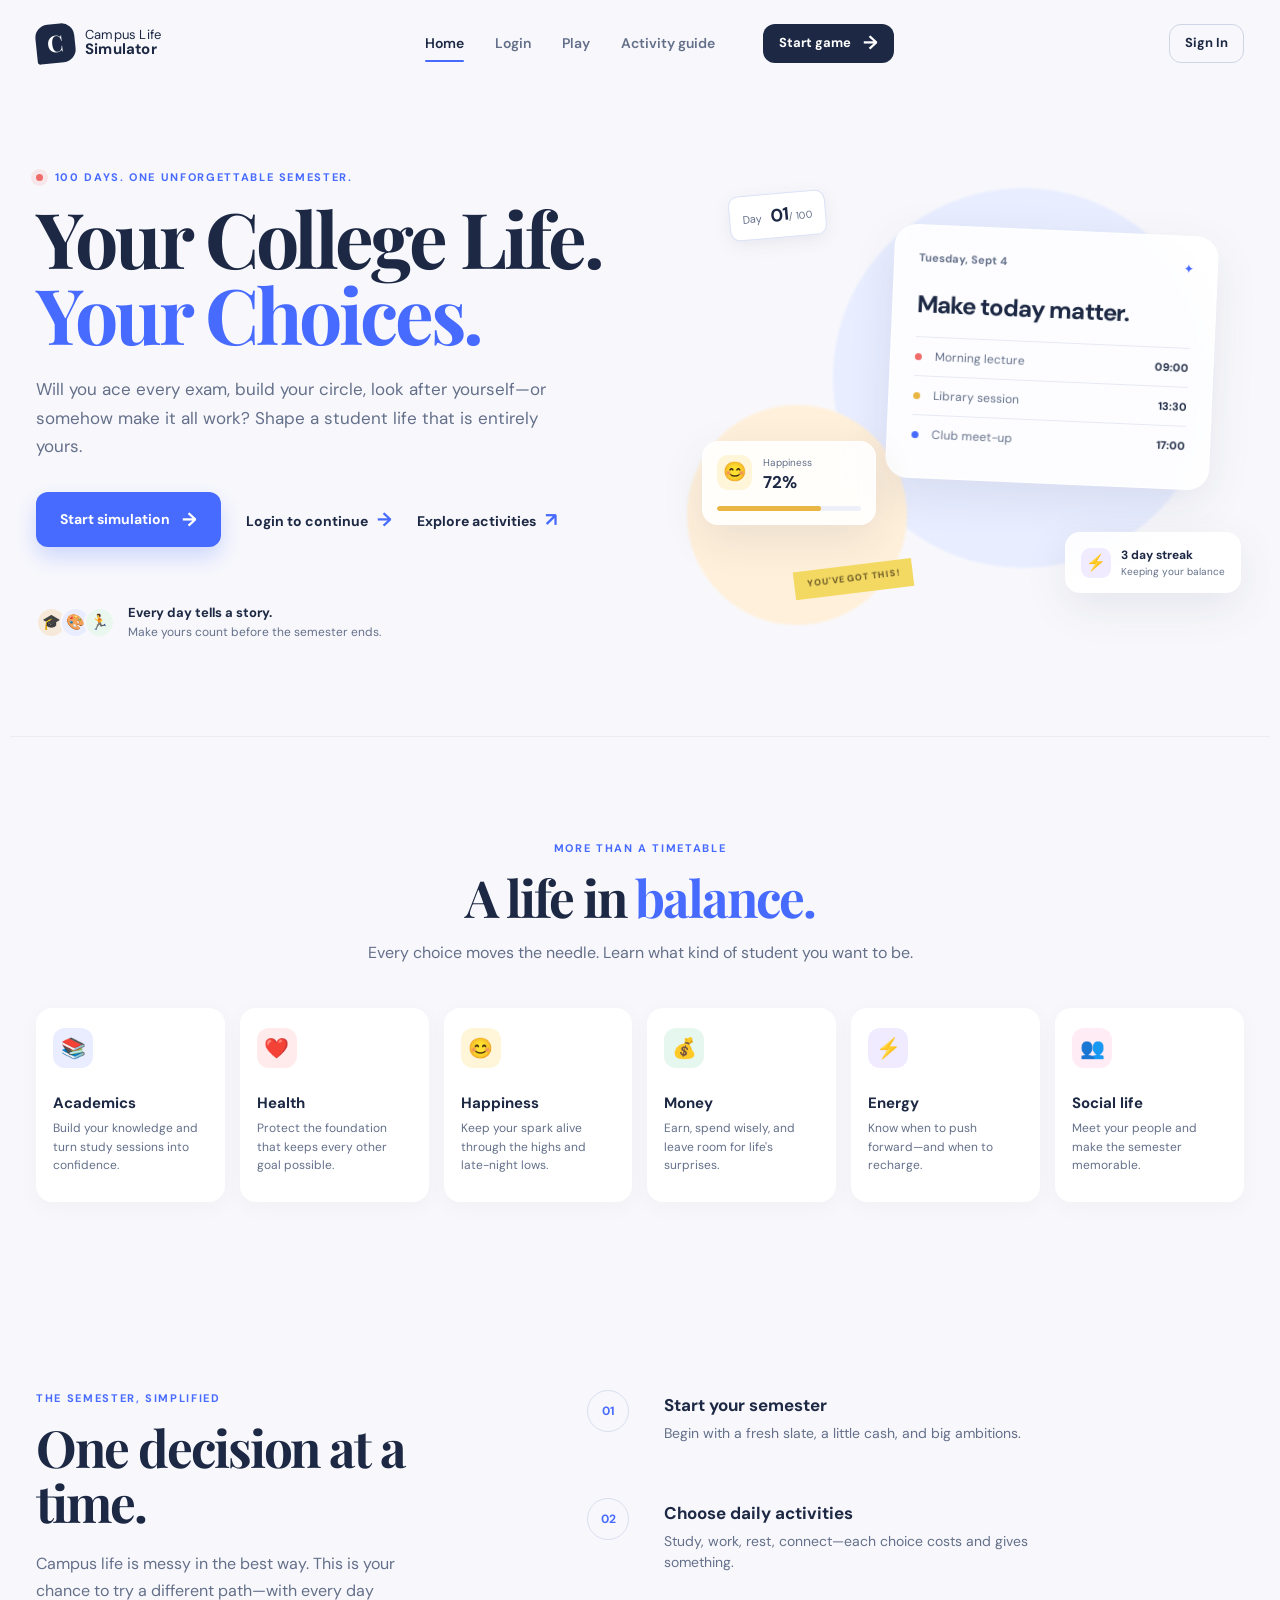
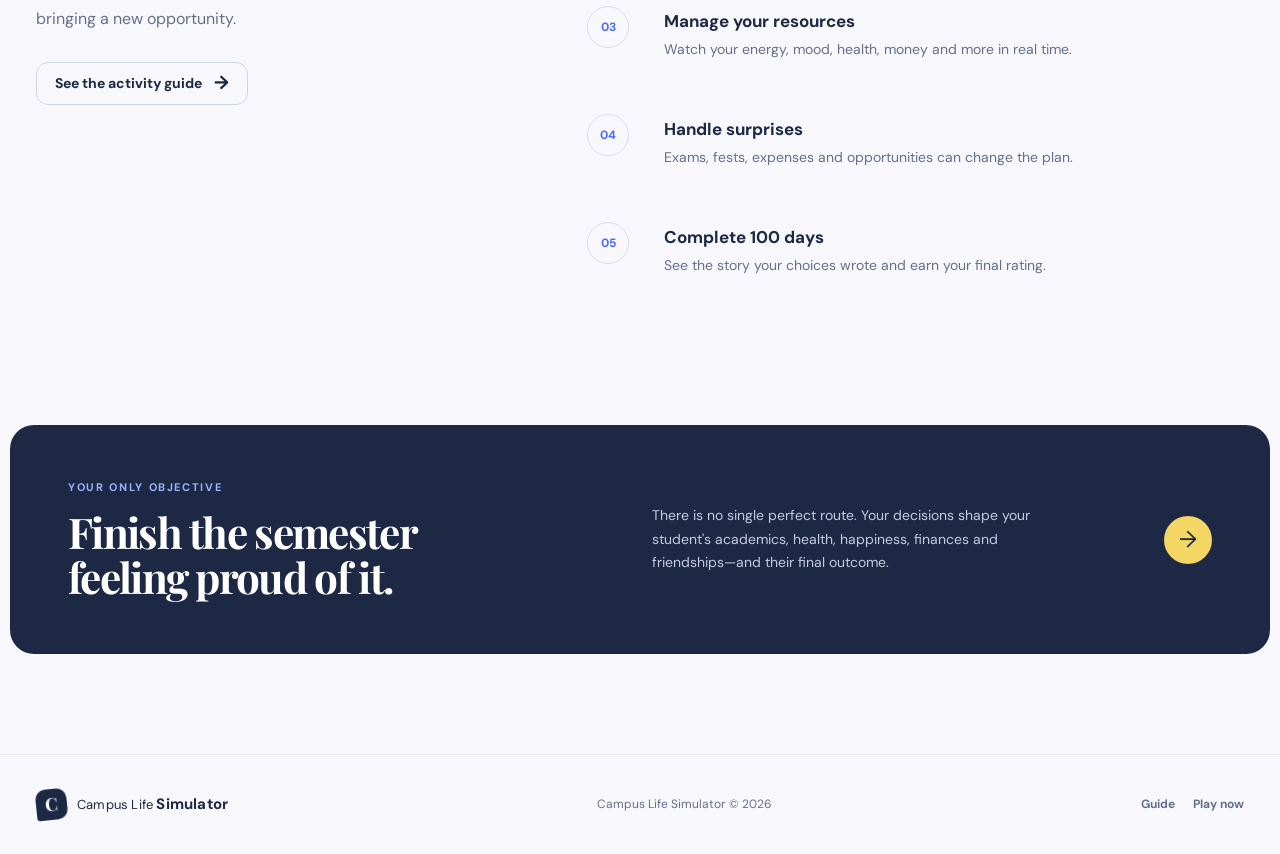
<file: index.html>
<!DOCTYPE html>
<html lang="en">
<head>
  <meta charset="UTF-8">
  <meta name="viewport" content="width=device-width, initial-scale=1.0">
  <meta name="description" content="Campus Life Simulator — balance your student life across 100 unforgettable days.">
  <title>Campus Life Simulator | Your Choices Matter</title>
  <link rel="preconnect" href="https://fonts.googleapis.com">
  <link rel="preconnect" href="https://fonts.gstatic.com" crossorigin>
  <link href="https://fonts.googleapis.com/css2?family=DM+Sans:wght@400;500;600;700&family=Playfair+Display:wght@600;700&display=swap" rel="stylesheet">
  <link rel="stylesheet" href="style.css">
</head>
<body data-page="home">
  <header class="site-header">
    <a class="brand" href="index.html" aria-label="Campus Life Simulator home"><span class="brand-mark">C</span><span>Campus Life<br><strong>Simulator</strong></span></a>
    <nav class="site-nav" aria-label="Primary navigation">

<a class="active" href="index.html">Home</a>

<a href="login.html">Login</a>

<a href="game.html">Play</a>

<a href="activities.html">Activity guide</a>

</nav>
    <button class="btn btn-small btn-dark" type="button" data-start-game>Start game <span>→</span></button>
  </header>

  <main>
    <section class="hero">
      <div class="hero-copy">
        <p class="eyebrow"><span class="pulse-dot"></span> 100 days. One unforgettable semester.</p>
        <h1>Your College Life.<br><em>Your Choices.</em></h1>
        <p class="hero-text">Will you ace every exam, build your circle, look after yourself—or somehow make it all work? Shape a student life that is entirely yours.</p>
        <div class="hero-actions">

<button class="btn btn-primary btn-large" type="button" data-start-game>
Start simulation <span>→</span>
</button>

<a class="text-link" href="login.html">Login to continue <span>→</span></a>

<a class="text-link" href="activities.html">Explore activities <span>↗</span></a>

</div>        <div class="hero-proof">
          <div class="avatar-stack" aria-hidden="true"><span>🎓</span><span>🎨</span><span>🏃</span></div>
          <p><strong>Every day tells a story.</strong><br>Make yours count before the semester ends.</p>
        </div>
      </div>
      <div class="hero-scene" aria-label="A snapshot of campus life">
        <div class="scene-orb orb-one"></div><div class="scene-orb orb-two"></div>
        <div class="day-chip">Day <strong>01</strong><span>/ 100</span></div>
        <div class="scene-card planner-card">
          <div class="card-topline"><span>Tuesday, Sept 4</span><span class="tiny-icon">✦</span></div>
          <h2>Make today matter.</h2>
          <div class="mini-task"><span class="task-dot coral"></span><span>Morning lecture</span><time>09:00</time></div>
          <div class="mini-task"><span class="task-dot gold"></span><span>Library session</span><time>13:30</time></div>
          <div class="mini-task"><span class="task-dot blue"></span><span>Club meet-up</span><time>17:00</time></div>
        </div>
        <div class="scene-card stat-float">
          <span class="floating-emoji">😊</span><div><small>Happiness</small><strong>72%</strong></div>
          <div class="tiny-bar"><i style="width:72%"></i></div>
        </div>
        <div class="scene-card streak-float"><span>⚡</span><div><strong>3 day streak</strong><small>Keeping your balance</small></div></div>
        <div class="tape-label">YOU'VE GOT THIS!</div>
      </div>
    </section>

    <section class="section feature-section" id="features">
      <div class="section-heading centered">
        <p class="eyebrow">More than a timetable</p>
        <h2>A life in <em>balance.</em></h2>
        <p>Every choice moves the needle. Learn what kind of student you want to be.</p>
      </div>
      <div class="feature-grid">
        <article class="feature-card accent-blue"><span class="feature-icon">📚</span><h3>Academics</h3><p>Build your knowledge and turn study sessions into confidence.</p></article>
        <article class="feature-card accent-red"><span class="feature-icon">❤️</span><h3>Health</h3><p>Protect the foundation that keeps every other goal possible.</p></article>
        <article class="feature-card accent-yellow"><span class="feature-icon">😊</span><h3>Happiness</h3><p>Keep your spark alive through the highs and late-night lows.</p></article>
        <article class="feature-card accent-green"><span class="feature-icon">💰</span><h3>Money</h3><p>Earn, spend wisely, and leave room for life's surprises.</p></article>
        <article class="feature-card accent-purple"><span class="feature-icon">⚡</span><h3>Energy</h3><p>Know when to push forward—and when to recharge.</p></article>
        <article class="feature-card accent-pink"><span class="feature-icon">👥</span><h3>Social life</h3><p>Meet your people and make the semester memorable.</p></article>
      </div>
    </section>

    <section class="section how-section">
      <div class="how-copy">
        <p class="eyebrow">The semester, simplified</p>
        <h2>One decision at a time.</h2>
        <p>Campus life is messy in the best way. This is your chance to try a different path—with every day bringing a new opportunity.</p>
        <a class="btn btn-outline" href="activities.html">See the activity guide <span>→</span></a>
      </div>
      <ol class="steps-list">
        <li><span>01</span><div><h3>Start your semester</h3><p>Begin with a fresh slate, a little cash, and big ambitions.</p></div></li>
        <li><span>02</span><div><h3>Choose daily activities</h3><p>Study, work, rest, connect—each choice costs and gives something.</p></div></li>
        <li><span>03</span><div><h3>Manage your resources</h3><p>Watch your energy, mood, health, money and more in real time.</p></div></li>
        <li><span>04</span><div><h3>Handle surprises</h3><p>Exams, fests, expenses and opportunities can change the plan.</p></div></li>
        <li><span>05</span><div><h3>Complete 100 days</h3><p>See the story your choices wrote and earn your final rating.</p></div></li>
      </ol>
    </section>

    <section class="objective-banner">
      <div><p class="eyebrow">Your only objective</p><h2>Finish the semester<br>feeling proud of it.</h2></div>
      <p>There is no single perfect route. Your decisions shape your student's academics, health, happiness, finances and friendships—and their final outcome.</p>
      <button class="round-arrow" data-start-game type="button" aria-label="Start your simulation">→</button>
    </section>
  </main>

  <footer class="site-footer"><a class="brand footer-brand" href="index.html"><span class="brand-mark">C</span><span>Campus Life <strong>Simulator</strong></span></a><p>Campus Life Simulator © 2026</p><div><a href="activities.html">Guide</a><button class="footer-play" type="button" data-start-game>Play now</button></div></footer>
  <div class="modal-backdrop" id="profile-modal" aria-hidden="true">
    <section class="event-modal profile-modal" role="dialog" aria-modal="true" aria-labelledby="profile-title">
      <div class="event-icon">🎓</div>
      <p class="eyebrow">Before your semester begins</p>
      <h2 id="profile-title">Tell us about you.</h2>
      <p>Create your student profile to begin the simulation. It is saved only in this browser.</p>
      <form id="profile-form" class="profile-form">
        <label>What should we call you?<input id="student-name" name="name" type="text" maxlength="32" autocomplete="given-name" placeholder="Your first name" required></label>
        <label>College / university<input id="student-college" name="college" type="text" maxlength="60" autocomplete="organization" placeholder="e.g. Sunrise University" required></label>
        <div class="profile-form-row"><label>Course<input id="student-course" name="course" type="text" maxlength="50" placeholder="e.g. B.Tech CSE" required></label><label>Year<select id="student-year" name="year" required><option value="" selected disabled>Select</option><option>1st year</option><option>2nd year</option><option>3rd year</option><option>4th year</option><option>Postgraduate</option></select></label></div>
        <label>Starting Available Amount (₹)<input id="student-money" name="money" type="number" min="0" max="1000000" step="100" placeholder="e.g. 5000" value="5000" required></label>
        <button class="btn btn-primary btn-large" type="submit">Begin my semester <span>→</span></button>
      </form>
    </section>
  </div>
  <script src="script.js"></script>
</body>
</html>
</file>
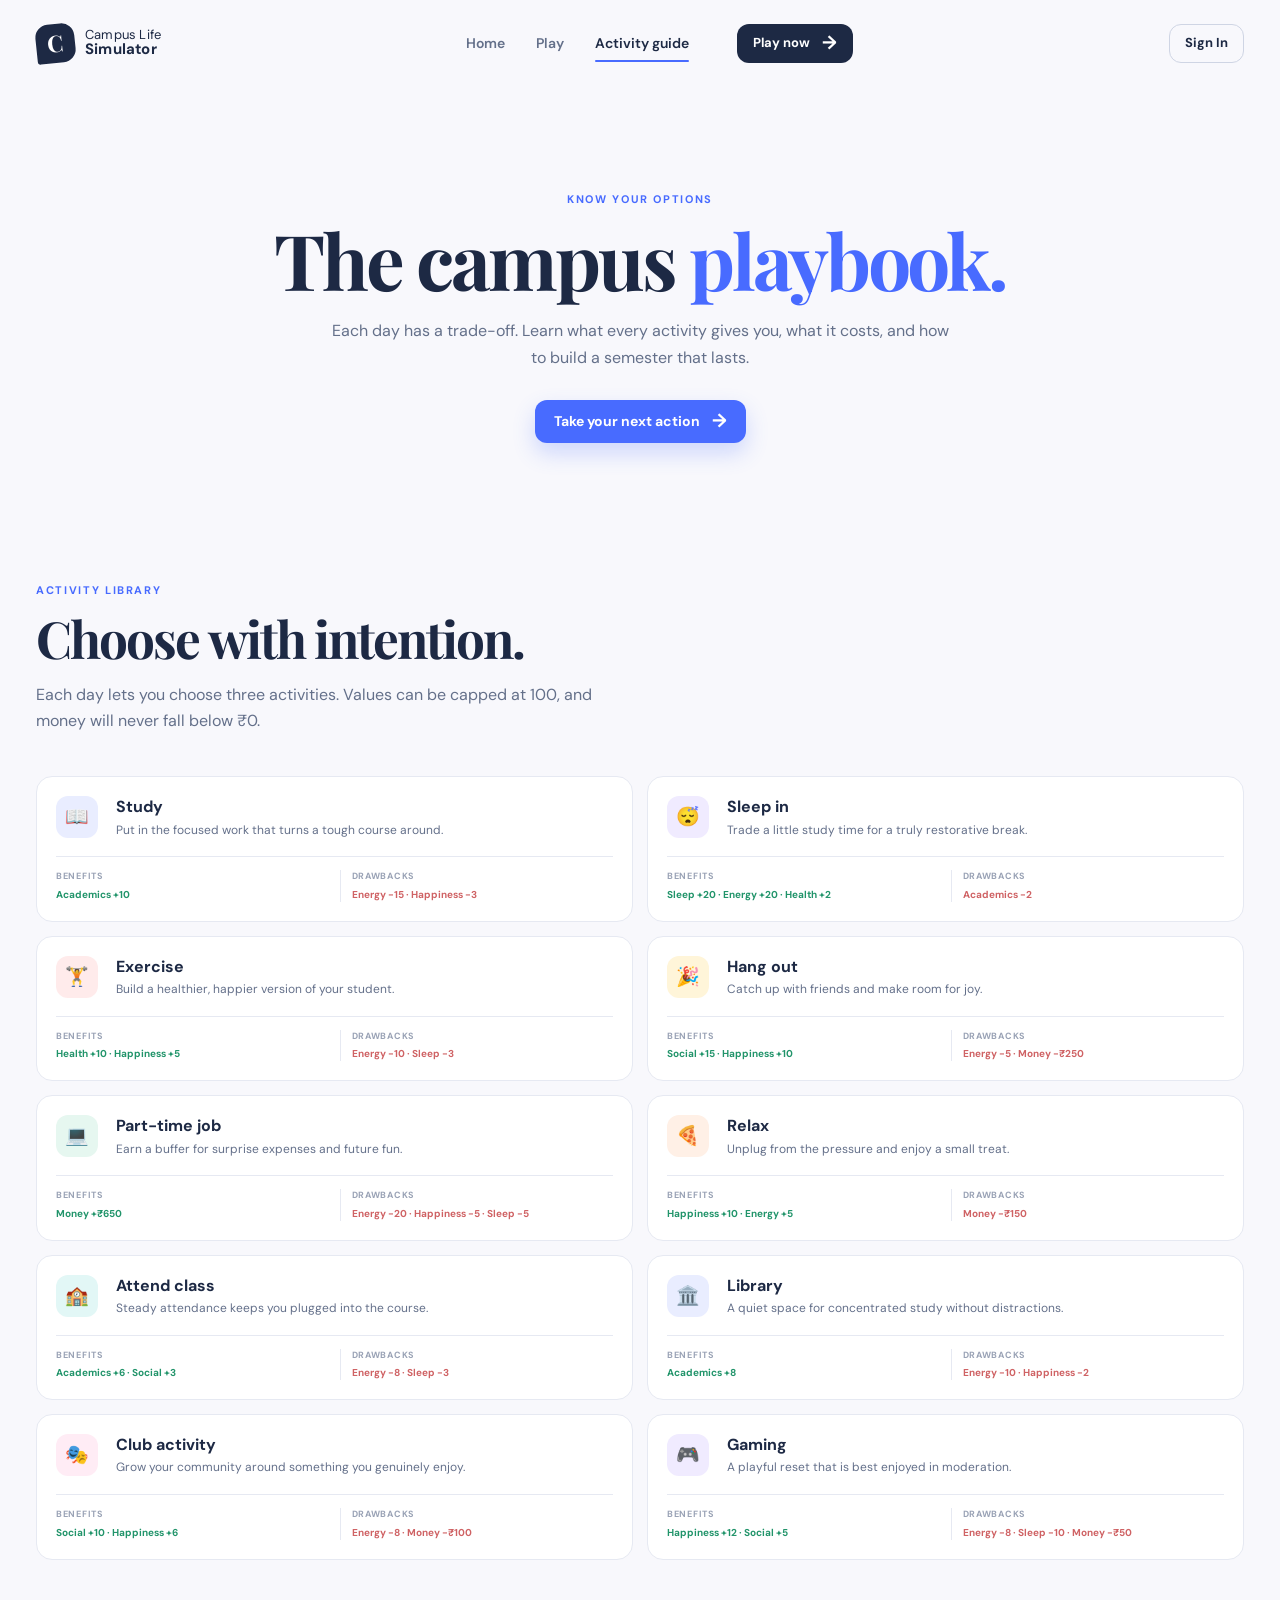
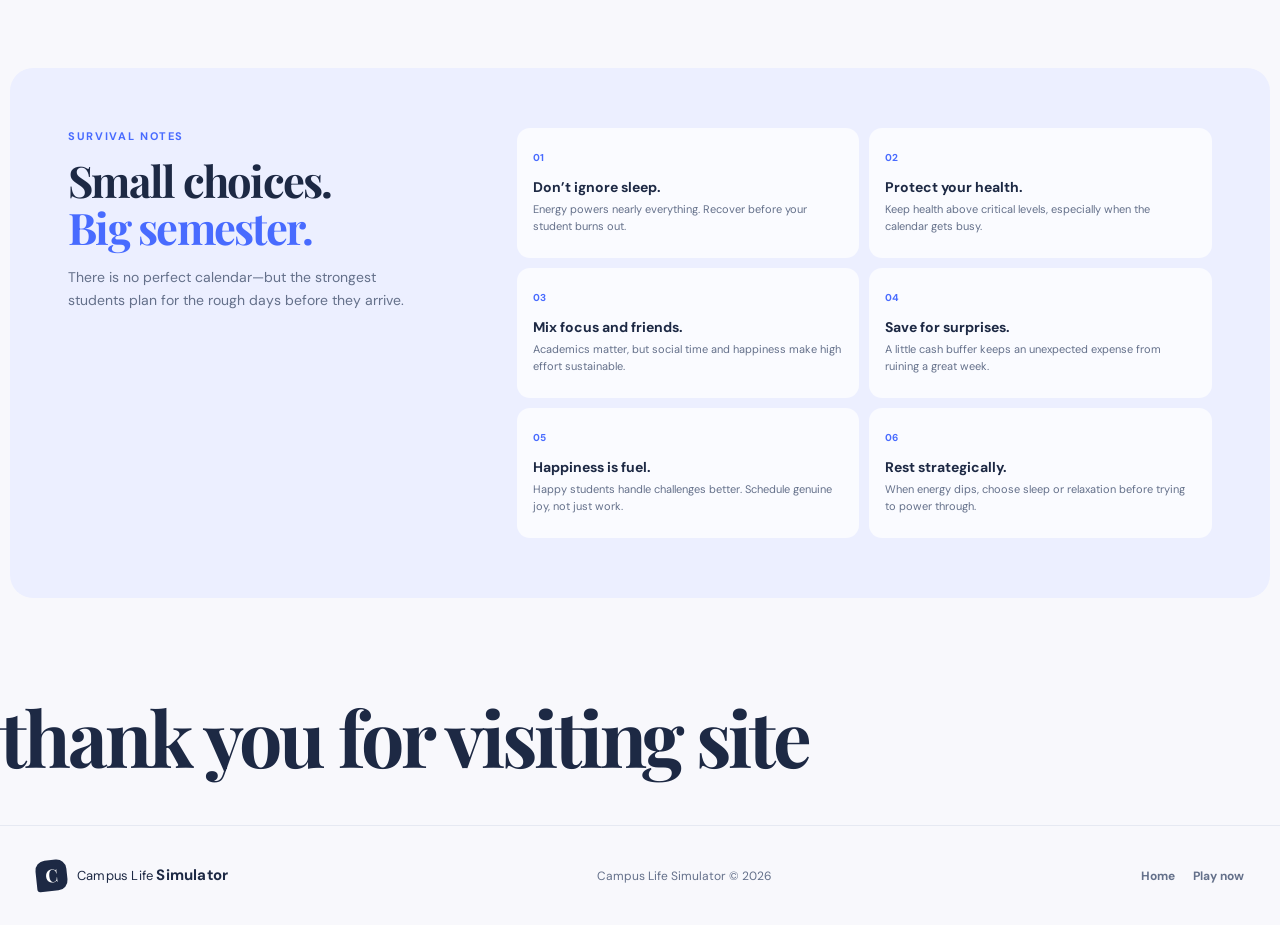
<file: activities.html>
<!DOCTYPE html>
<html lang="en">
<head>
  <meta charset="UTF-8">
  <meta name="viewport" content="width=device-width, initial-scale=1.0">
  <meta name="description" content="Learn the strategy behind every Campus Life Simulator activity.">
  <title>Activity Guide | Campus Life Simulator</title>
  <link rel="preconnect" href="https://fonts.googleapis.com">
  <link rel="preconnect" href="https://fonts.gstatic.com" crossorigin>
  <link href="https://fonts.googleapis.com/css2?family=DM+Sans:wght@400;500;600;700&family=Playfair+Display:wght@600;700&display=swap" rel="stylesheet">
  <link rel="stylesheet" href="style.css">
</head>
<body data-page="activities">
  <header class="site-header">
    <a class="brand" href="index.html" aria-label="Campus Life Simulator home"><span class="brand-mark">C</span><span>Campus Life<br><strong>Simulator</strong></span></a>
    <nav class="site-nav" aria-label="Primary navigation"><a href="index.html">Home</a><a href="game.html">Play</a><a class="active" href="activities.html">Activity guide</a></nav>
    <a class="btn btn-small btn-dark" href="game.html">Play now <span>→</span></a>
  </header>
  <main>
    <section class="guide-hero">
      <p class="eyebrow">Know your options</p>
      <h1>The campus <em>playbook.</em></h1>
      <p>Each day has a trade-off. Learn what every activity gives you, what it costs, and how to build a semester that lasts.</p>
      <a class="btn btn-primary" href="game.html">Take your next action <span>→</span></a>
    </section>
    <section class="section library-section">
      <div class="section-heading"><p class="eyebrow">Activity library</p><h2>Choose with intention.</h2><p>Each day lets you choose three activities. Values can be capped at 100, and money will never fall below ₹0.</p></div>
      <div class="library-grid">
        <article class="library-card"><span class="library-icon blue-bg">📖</span><div><h3>Study</h3><p>Put in the focused work that turns a tough course around.</p></div><dl><div><dt>Benefits</dt><dd class="positive">Academics +10</dd></div><div><dt>Drawbacks</dt><dd class="negative">Energy −15 · Happiness −3</dd></div></dl></article>
        <article class="library-card"><span class="library-icon purple-bg">😴</span><div><h3>Sleep in</h3><p>Trade a little study time for a truly restorative break.</p></div><dl><div><dt>Benefits</dt><dd class="positive">Sleep +20 · Energy +20 · Health +2</dd></div><div><dt>Drawbacks</dt><dd class="negative">Academics −2</dd></div></dl></article>
        <article class="library-card"><span class="library-icon red-bg">🏋️</span><div><h3>Exercise</h3><p>Build a healthier, happier version of your student.</p></div><dl><div><dt>Benefits</dt><dd class="positive">Health +10 · Happiness +5</dd></div><div><dt>Drawbacks</dt><dd class="negative">Energy −10 · Sleep −3</dd></div></dl></article>
        <article class="library-card"><span class="library-icon yellow-bg">🎉</span><div><h3>Hang out</h3><p>Catch up with friends and make room for joy.</p></div><dl><div><dt>Benefits</dt><dd class="positive">Social +15 · Happiness +10</dd></div><div><dt>Drawbacks</dt><dd class="negative">Energy −5 · Money −₹250</dd></div></dl></article>
        <article class="library-card"><span class="library-icon green-bg">💻</span><div><h3>Part-time job</h3><p>Earn a buffer for surprise expenses and future fun.</p></div><dl><div><dt>Benefits</dt><dd class="positive">Money +₹650</dd></div><div><dt>Drawbacks</dt><dd class="negative">Energy −20 · Happiness −5 · Sleep −5</dd></div></dl></article>
        <article class="library-card"><span class="library-icon orange-bg">🍕</span><div><h3>Relax</h3><p>Unplug from the pressure and enjoy a small treat.</p></div><dl><div><dt>Benefits</dt><dd class="positive">Happiness +10 · Energy +5</dd></div><div><dt>Drawbacks</dt><dd class="negative">Money −₹150</dd></div></dl></article>
        <article class="library-card"><span class="library-icon teal-bg">🏫</span><div><h3>Attend class</h3><p>Steady attendance keeps you plugged into the course.</p></div><dl><div><dt>Benefits</dt><dd class="positive">Academics +6 · Social +3</dd></div><div><dt>Drawbacks</dt><dd class="negative">Energy −8 · Sleep −3</dd></div></dl></article>
        <article class="library-card"><span class="library-icon blue-bg">🏛️</span><div><h3>Library</h3><p>A quiet space for concentrated study without distractions.</p></div><dl><div><dt>Benefits</dt><dd class="positive">Academics +8</dd></div><div><dt>Drawbacks</dt><dd class="negative">Energy −10 · Happiness −2</dd></div></dl></article>
        <article class="library-card"><span class="library-icon pink-bg">🎭</span><div><h3>Club activity</h3><p>Grow your community around something you genuinely enjoy.</p></div><dl><div><dt>Benefits</dt><dd class="positive">Social +10 · Happiness +6</dd></div><div><dt>Drawbacks</dt><dd class="negative">Energy −8 · Money −₹100</dd></div></dl></article>
        <article class="library-card"><span class="library-icon purple-bg">🎮</span><div><h3>Gaming</h3><p>A playful reset that is best enjoyed in moderation.</p></div><dl><div><dt>Benefits</dt><dd class="positive">Happiness +12 · Social +5</dd></div><div><dt>Drawbacks</dt><dd class="negative">Energy −8 · Sleep −10 · Money −₹50</dd></div></dl></article>
      </div>
    </section>
    <section class="strategy-section">
      <div class="strategy-intro"><p class="eyebrow">Survival notes</p><h2>Small choices.<br><em>Big semester.</em></h2><p>There is no perfect calendar—but the strongest students plan for the rough days before they arrive.</p></div>
      <div class="tip-grid"><article><span>01</span><h3>Don’t ignore sleep.</h3><p>Energy powers nearly everything. Recover before your student burns out.</p></article><article><span>02</span><h3>Protect your health.</h3><p>Keep health above critical levels, especially when the calendar gets busy.</p></article><article><span>03</span><h3>Mix focus and friends.</h3><p>Academics matter, but social time and happiness make high effort sustainable.</p></article><article><span>04</span><h3>Save for surprises.</h3><p>A little cash buffer keeps an unexpected expense from ruining a great week.</p></article><article><span>05</span><h3>Happiness is fuel.</h3><p>Happy students handle challenges better. Schedule genuine joy, not just work.</p></article><article><span>06</span><h3>Rest strategically.</h3><p>When energy dips, choose sleep or relaxation before trying to power through.</p></article></div>
    </section>

    <h1>thank you for visiting site</h1>
  </main>
  <footer class="site-footer"><a class="brand footer-brand" href="index.html"><span class="brand-mark">C</span><span>Campus Life <strong>Simulator</strong></span></a><p>Campus Life Simulator © 2026</p><div><a href="index.html">Home</a><a href="game.html">Play now</a></div></footer>
  <script src="script.js"></script>


</body>
</html>
</file>
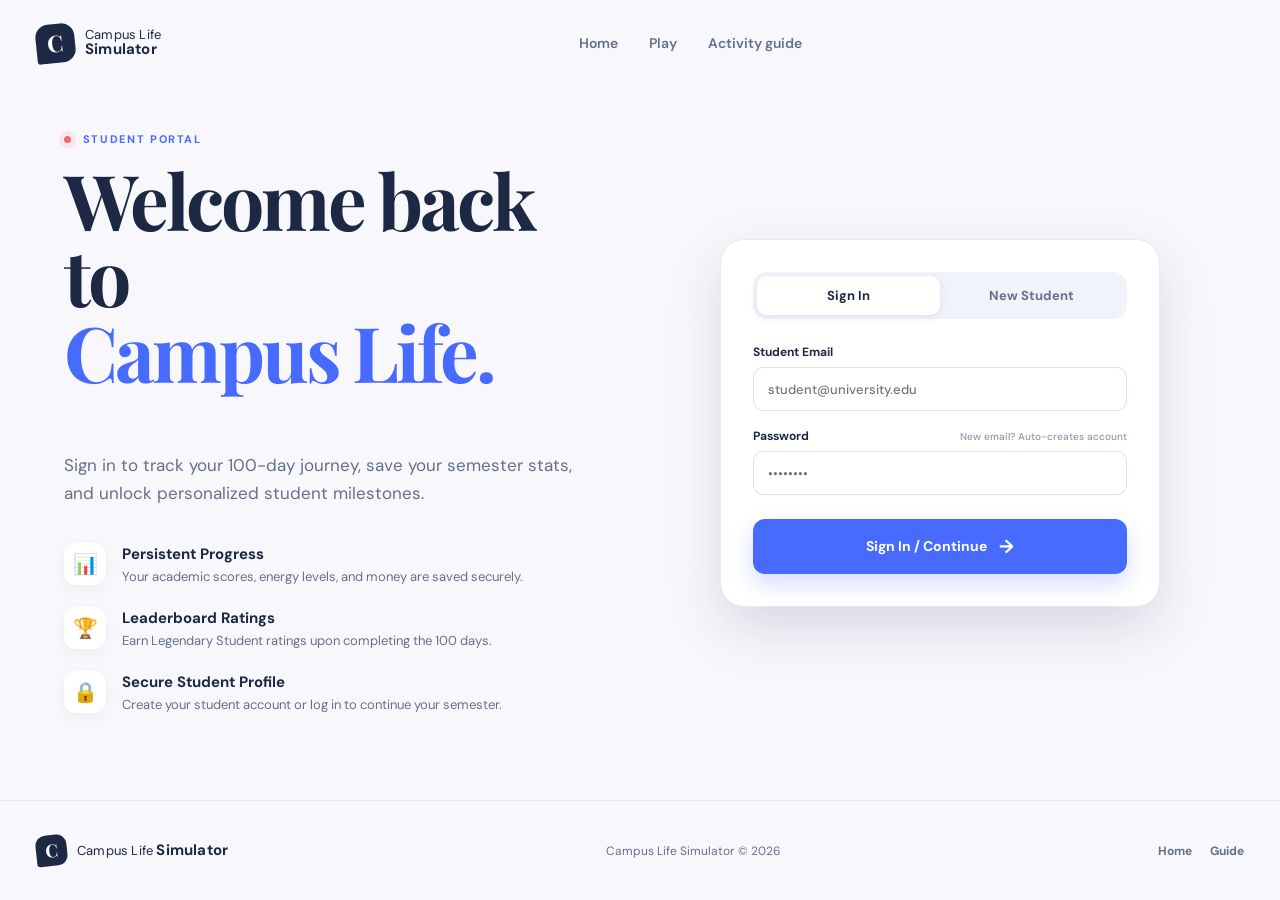
<file: game.html>
<!DOCTYPE html>
<html lang="en">
<head>
  <meta charset="UTF-8">
  <meta name="viewport" content="width=device-width, initial-scale=1.0">
  <meta name="description" content="Play Campus Life Simulator and balance your student life.">
  <title>Play | Campus Life Simulator</title>
  <link rel="preconnect" href="https://fonts.googleapis.com">
  <link rel="preconnect" href="https://fonts.gstatic.com" crossorigin>
  <link href="https://fonts.googleapis.com/css2?family=DM+Sans:wght@400;500;600;700&family=Playfair+Display:wght@600;700&display=swap" rel="stylesheet">
  <link rel="stylesheet" href="style.css">
</head>
<body data-page="game">
  <header class="game-header">
    <a class="brand" href="index.html" aria-label="Campus Life Simulator home"><span class="brand-mark">C</span><span>Campus Life<br><strong>Simulator</strong></span></a>
    <div class="semester-status" aria-label="Semester progress">
      <div><span class="status-caption">Semester progress</span><strong id="header-day">Day 1 <span>/ 100</span></strong></div>
      <div class="header-progress"><i id="header-progress-fill"></i></div>
    </div>
<div class="header-actions">

<a class="guide-link" href="index.html">Home</a>

<a class="guide-link" href="activities.html">Activity guide</a>

<a class="guide-link" href="results.html">🏆 Results</a>

<button class="btn btn-small btn-outline restart-button" type="button">↻ Restart</button>

</div>
  </header>

  <main class="game-shell">
    <section class="game-intro">
      <div><p class="eyebrow" id="day-greeting">Your next move</p><h1 id="game-title">Day 1 is yours.</h1>
<p id="game-subtitle">
  Make smart choices, manage your resources and build the best student life possible.
</p>
<div class="day-card"><span class="day-card-label">CURRENT DAY</span><strong id="large-day">01</strong><span>of 100</span><small id="actions-remaining">3 actions left today</small></div>

</section>
    <section class="dashboard-layout">
      <aside class="status-panel">
        <div class="panel-heading"><div><p class="eyebrow">Student profile</p><h2>How you’re doing</h2></div><span class="live-label"><i></i> Live</span></div>
        <div class="stat-list" id="stat-list">
          <div class="stat-row" data-stat="academics"><span class="stat-icon">📚</span><div class="stat-info"><div><span>Academics</span><strong>50</strong></div><div class="stat-track"><i></i></div></div></div>
          <div class="stat-row" data-stat="health"><span class="stat-icon">❤️</span><div class="stat-info"><div><span>Health</span><strong>70</strong></div><div class="stat-track"><i></i></div></div></div>
          <div class="stat-row" data-stat="happiness"><span class="stat-icon">😊</span><div class="stat-info"><div><span>Happiness</span><strong>60</strong></div><div class="stat-track"><i></i></div></div></div>
          <div class="stat-row" data-stat="sleep"><span class="stat-icon">😴</span><div class="stat-info"><div><span>Sleep</span><strong>60</strong></div><div class="stat-track"><i></i></div></div></div>
          <div class="stat-row" data-stat="energy"><span class="stat-icon">⚡</span><div class="stat-info"><div><span>Energy</span><strong>70</strong></div><div class="stat-track"><i></i></div></div></div>
          <div class="stat-row" data-stat="social"><span class="stat-icon">👥</span><div class="stat-info"><div><span>Social</span><strong>50</strong></div><div class="stat-track"><i></i></div></div></div>
        </div>
        <div class="money-card"><span class="stat-icon">💰</span><div><div class="money-card-top"><span>Available funds</span><button type="button" class="edit-money-btn" id="open-edit-money-btn" title="Set available amount">✏️ Edit</button></div><strong id="money-value">₹5,000</strong></div><small id="money-note">Keep a little aside for surprises.</small></div>
      </aside>

      <section class="actions-panel" aria-labelledby="action-heading">
        <div class="panel-heading action-heading"><div><p class="eyebrow">Daily action</p><h2 id="action-heading">How will you spend today?</h2></div><p class="action-count" id="action-count">Choose <strong>3 activities</strong><br>to complete today</p></div>
        <div class="activity-grid" id="activity-grid">
          <article class="activity-card"><div class="activity-card-top"><span class="activity-icon blue-bg">📖</span><span class="activity-tag">FOCUS</span></div><h3>Study</h3><p>Turn quiet focus into real academic momentum.</p><div class="effect-list"><span class="positive">Academics +10</span><span class="negative">Energy −15</span><span class="negative">Happiness −3</span></div><button type="button" data-activity="study">Choose study <span>→</span></button></article>
          <article class="activity-card"><div class="activity-card-top"><span class="activity-icon purple-bg">😴</span><span class="activity-tag">RECOVER</span></div><h3>Sleep in</h3><p>Give yourself a proper reset for tomorrow.</p><div class="effect-list"><span class="positive">Sleep +20</span><span class="positive">Energy +20</span><span class="negative">Academics −2</span></div><button type="button" data-activity="sleep">Choose sleep <span>→</span></button></article>
          <article class="activity-card"><div class="activity-card-top"><span class="activity-icon red-bg">🏋️</span><span class="activity-tag">WELLBEING</span></div><h3>Exercise</h3><p>Move your body and clear your head.</p><div class="effect-list"><span class="positive">Health +10</span><span class="positive">Happiness +5</span><span class="negative">Energy −10</span></div><button type="button" data-activity="exercise">Choose exercise <span>→</span></button></article>
          <article class="activity-card"><div class="activity-card-top"><span class="activity-icon yellow-bg">🎉</span><span class="activity-tag">CONNECT</span></div><h3>Hang out</h3><p>Make time for the people who make campus home.</p><div class="effect-list"><span class="positive">Social +15</span><span class="positive">Happiness +10</span><span class="negative">Money −₹250</span></div><button type="button" data-activity="hangout">Choose hang out <span>→</span></button></article>
          <article class="activity-card"><div class="activity-card-top"><span class="activity-icon green-bg">💻</span><span class="activity-tag">EARN</span></div><h3>Part-time work</h3><p>Clock in, earn some money, and build experience.</p><div class="effect-list"><span class="positive">Money +₹650</span><span class="negative">Energy −20</span><span class="negative">Happiness −5</span></div><button type="button" data-activity="work">Choose work <span>→</span></button></article>
          <article class="activity-card"><div class="activity-card-top"><span class="activity-icon orange-bg">🍕</span><span class="activity-tag">UNWIND</span></div><h3>Relax</h3><p>Slow down and let the day feel a little lighter.</p><div class="effect-list"><span class="positive">Happiness +10</span><span class="positive">Energy +5</span><span class="negative">Money −₹150</span></div><button type="button" data-activity="relax">Choose relax <span>→</span></button></article>
          <article class="activity-card extra-activity"><div class="activity-card-top"><span class="activity-icon teal-bg">🏫</span><span class="activity-tag">ROUTINE</span></div><h3>Attend class</h3><p>Keep pace with the course and meet classmates.</p><div class="effect-list"><span class="positive">Academics +6</span><span class="positive">Social +3</span><span class="negative">Energy −8</span></div><button type="button" data-activity="class">Attend class <span>→</span></button></article>
          <article class="activity-card extra-activity"><div class="activity-card-top"><span class="activity-icon blue-bg">🏛️</span><span class="activity-tag">FOCUS</span></div><h3>Library</h3><p>Find a quiet corner and make progress.</p><div class="effect-list"><span class="positive">Academics +8</span><span class="negative">Energy −10</span><span class="negative">Happiness −2</span></div><button type="button" data-activity="library">Visit library <span>→</span></button></article>
          <article class="activity-card extra-activity"><div class="activity-card-top"><span class="activity-icon pink-bg">🎭</span><span class="activity-tag">COMMUNITY</span></div><h3>Club activity</h3><p>Bring your interests to life with new people.</p><div class="effect-list"><span class="positive">Social +10</span><span class="positive">Happiness +6</span><span class="negative">Energy −8</span></div><button type="button" data-activity="club">Join club <span>→</span></button></article>
          <article class="activity-card extra-activity"><div class="activity-card-top"><span class="activity-icon purple-bg">🎮</span><span class="activity-tag">FUN</span></div><h3>Gaming</h3><p>Press pause, play a little, and recharge socially.</p><div class="effect-list"><span class="positive">Happiness +12</span><span class="positive">Social +5</span><span class="negative">Sleep −10</span></div><button type="button" data-activity="gaming">Play games <span>→</span></button></article>
        </div>
      </section>
    </section>
  </main>

  <div class="toast" id="toast" role="status" aria-live="polite"><span class="toast-icon">✦</span><div><strong id="toast-title">A new day begins</strong><p id="toast-message">Choose an activity to shape your semester.</p></div><button type="button" id="toast-close" aria-label="Dismiss notification">×</button></div>
  <div class="modal-backdrop" id="event-modal" aria-hidden="true"><section class="event-modal" role="dialog" aria-modal="true" aria-labelledby="event-title"><button type="button" class="modal-close" id="event-close" aria-label="Close event">×</button><div class="event-icon" id="event-icon">📚</div><p class="eyebrow">Campus curveball</p><h2 id="event-title">Surprise event</h2><p id="event-description">Something unexpected happened.</p><div class="event-effects" id="event-effects"></div><button type="button" class="btn btn-primary modal-button" id="event-continue">Keep going <span>→</span></button></section></div>
  <div class="modal-backdrop" id="restart-modal" aria-hidden="true"><section class="event-modal compact-modal" role="dialog" aria-modal="true" aria-labelledby="restart-title"><button type="button" class="modal-close" data-close-restart aria-label="Close restart dialog">×</button><div class="event-icon">↻</div><h2 id="restart-title">Start fresh?</h2><p>Your current semester progress will be cleared. This cannot be undone.</p><div class="modal-actions"><button class="btn btn-outline" data-close-restart type="button">Keep playing</button><button class="btn btn-primary" id="confirm-restart" type="button">Yes, restart</button></div></section></div>
  <div class="modal-backdrop" id="edit-money-modal" aria-hidden="true">
    <section class="event-modal compact-modal" role="dialog" aria-modal="true" aria-labelledby="edit-money-title">
      <button type="button" class="modal-close" id="close-edit-money" aria-label="Close edit money dialog">×</button>
      <div class="event-icon">💰</div>
      <h2 id="edit-money-title">Set Available Amount</h2>
      <p>Specify the available funds (budget) you want to start or play with.</p>
      <form id="edit-money-form" class="edit-money-form">
        <div class="form-group">
          <label for="input-custom-money">Available Amount (₹)</label>
          <input type="number" id="input-custom-money" min="0" max="1000000" step="100" value="5000" required>
        </div>
        <div class="modal-actions" style="margin-top: 20px;">
          <button class="btn btn-outline" type="button" id="cancel-edit-money">Cancel</button>
          <button class="btn btn-primary" type="submit">Update Amount</button>
        </div>
      </form>
    </section>
  </div>
  <script src="script.js"></script>
</body>
</html>
</file>
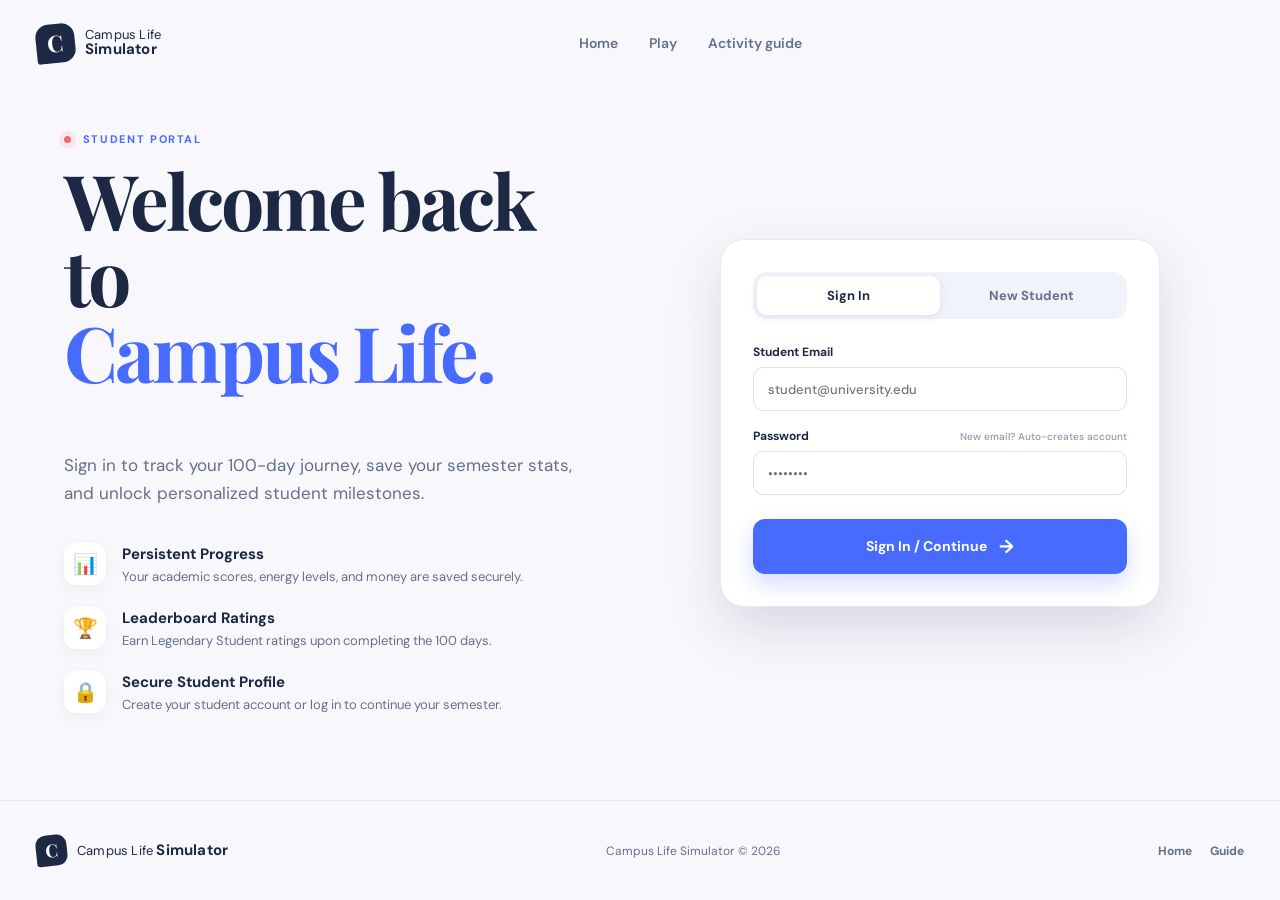
<file: login.html>
<!DOCTYPE html>
<html lang="en">
<head>
  <meta charset="UTF-8">
  <meta name="viewport" content="width=device-width, initial-scale=1.0">
  <meta name="description" content="Sign in or create an account for Campus Life Simulator to save your 100-day semester choices.">
  <title>Student Sign In | Campus Life Simulator</title>
  <link rel="preconnect" href="https://fonts.googleapis.com">
  <link rel="preconnect" href="https://fonts.gstatic.com" crossorigin>
  <link href="https://fonts.googleapis.com/css2?family=DM+Sans:wght@400;500;600;700&family=Playfair+Display:wght@600;700&display=swap" rel="stylesheet">
  <link rel="stylesheet" href="style.css">
</head>
<body data-page="login">
  <header class="site-header">
    <a class="brand" href="index.html" aria-label="Campus Life Simulator home">
      <span class="brand-mark">C</span>
      <span>Campus Life<br><strong>Simulator</strong></span>
    </a>
   <nav class="site-nav" aria-label="Primary navigation">

<a href="index.html">Home</a>

<a href="game.html">Play</a>

<a href="activities.html">Activity guide</a>

</nav>
  </header>

  <main class="auth-page-container">
    <div class="auth-shell">
      <section class="auth-info-panel">
        <div class="auth-info-content">
          <p class="eyebrow"><span class="pulse-dot"></span> Student Portal</p>
          <h1>Welcome back to<br><em>Campus Life.</em></h1>
          <p class="auth-info-lead">Sign in to track your 100-day journey, save your semester stats, and unlock personalized student milestones.</p>
          
          <div class="auth-highlights">
            <div class="highlight-item">
              <span class="highlight-icon">📊</span>
              <div>
                <strong>Persistent Progress</strong>
                <p>Your academic scores, energy levels, and money are saved securely.</p>
              </div>
            </div>
            <div class="highlight-item">
              <span class="highlight-icon">🏆</span>
              <div>
                <strong>Leaderboard Ratings</strong>
                <p>Earn Legendary Student ratings upon completing the 100 days.</p>
              </div>
            </div>
            <div class="highlight-item">
              <span class="highlight-icon">🔒</span>
              <div>
                <strong>Secure Student Profile</strong>
                <p>Create your student account or log in to continue your semester.</p>
              </div>
            </div>
          </div>
        </div>
      </section>

      <section class="auth-card-panel">
        <div class="auth-card">
          <div class="auth-header">
            <div class="auth-tabs" role="tablist">
              <button class="auth-tab active" data-tab="signin" type="button" role="tab" id="tab-signin">Sign In</button>
              <button class="auth-tab" data-tab="signup" type="button" role="tab" id="tab-signup">New Student</button>
            </div>
          </div>

          <div id="auth-feedback" class="auth-feedback error" hidden role="alert"></div>

          <!-- Sign In Form -->
          <form id="signin-form" class="auth-form">
            <div class="form-group">
              <label for="signin-email">Student Email</label>
              <input id="signin-email" type="email" placeholder="student@university.edu" required autocomplete="email">
            </div>
            <div class="form-group">
              <div class="label-row">
                <label for="signin-password">Password</label>
                <small class="hint-text">New email? Auto-creates account</small>
              </div>
              <input id="signin-password" type="password" placeholder="••••••••" required autocomplete="current-password">
            </div>
            <button class="btn btn-primary btn-large btn-block" type="submit">
              Sign In / Continue <span>→</span>
            </button>
          </form>

          <!-- Sign Up Form -->
          <form id="signup-form" class="auth-form" hidden>
            <div class="form-group">
              <label for="signup-name">Full Name</label>
              <input id="signup-name" type="text" placeholder="Alex Rivers" maxlength="40" required autocomplete="name">
            </div>
            <div class="form-group">
              <label for="signup-email">Student Email</label>
              <input id="signup-email" type="email" placeholder="alex@university.edu" required autocomplete="email">
            </div>
            <div class="form-group">
              <label for="signup-password">Create Password</label>
              <input id="signup-password" type="password" placeholder="At least 6 characters" minlength="6" required autocomplete="new-password">
            </div>
            <div class="form-group">
              <label for="signup-college">College / University</label>
              <input id="signup-college" type="text" placeholder="e.g. Sunrise University" required>
            </div>
            <div class="form-row">
              <div class="form-group">
                <label for="signup-course">Course</label>
                <input id="signup-course" type="text" placeholder="e.g. B.Tech CSE" required>
              </div>
              <div class="form-group">
                <label for="signup-year">Year</label>
                <select id="signup-year" required>
                  <option value="1st year" selected>1st year</option>
                  <option value="2nd year">2nd year</option>
                  <option value="3rd year">3rd year</option>
                  <option value="4th year">4th year</option>
                  <option value="Postgraduate">Postgraduate</option>
                </select>
              </div>
            </div>
            <div class="form-group">
              <label for="signup-money">Starting Available Amount (₹)</label>
              <input id="signup-money" type="number" placeholder="e.g. 5000" value="5000" min="0" max="1000000" step="100" required>
            </div>
            <button class="btn btn-primary btn-large btn-block" type="submit">
              Create Student Account <span>→</span>
            </button>
          </form>
        </div>
      </section>
    </div>
  </main>

  <footer class="site-footer">
    <a class="brand footer-brand" href="index.html">
      <span class="brand-mark">C</span>
      <span>Campus Life <strong>Simulator</strong></span>
    </a>
    <p>Campus Life Simulator © 2026</p>
    <div>
      <a href="index.html">Home</a>
      <a href="activities.html">Guide</a>
    </div>
  </footer>
  <script src="script.js"></script>
</body>
</html>
</file>
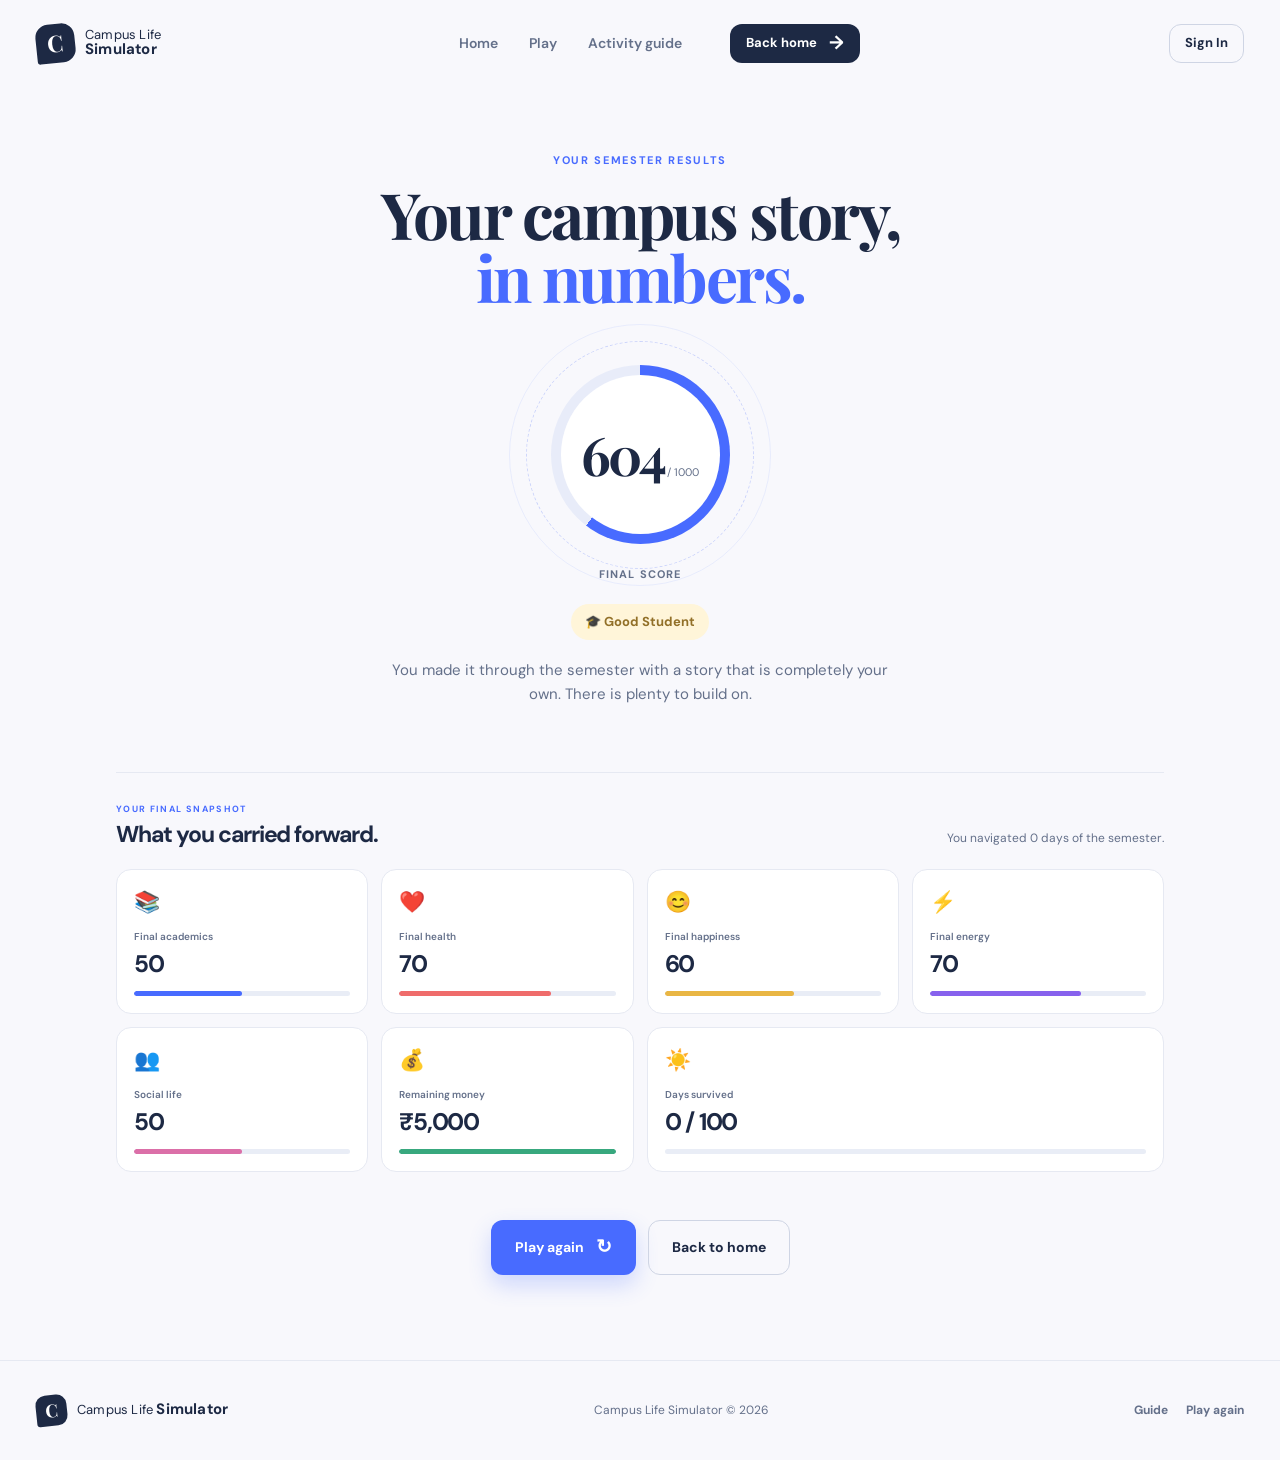
<file: results.html>
<!DOCTYPE html>
<html lang="en">
<head>
  <meta charset="UTF-8">
  <meta name="viewport" content="width=device-width, initial-scale=1.0">
  <meta name="description" content="Your Campus Life Simulator semester results.">
  <title>Semester Results | Campus Life Simulator</title>
  <link rel="preconnect" href="https://fonts.googleapis.com">
  <link rel="preconnect" href="https://fonts.gstatic.com" crossorigin>
  <link href="https://fonts.googleapis.com/css2?family=DM+Sans:wght@400;500;600;700&family=Playfair+Display:wght@600;700&display=swap" rel="stylesheet">
  <link rel="stylesheet" href="style.css">
</head>
<body data-page="results">
    
  <header class="site-header"><a class="brand" href="index.html" aria-label="Campus Life Simulator home"><span class="brand-mark">C</span><span>Campus Life<br><strong>Simulator</strong></span></a><nav class="site-nav" aria-label="Primary navigation"><a href="index.html">Home</a><a href="game.html">Play</a><a href="activities.html">Activity guide</a></nav><a class="btn btn-small btn-dark" href="index.html">Back home <span>→</span></a></header>
  <main class="results-shell">
    <section class="results-hero">
      <p class="eyebrow">Your semester results</p><h1>Your campus story,<br><em>in numbers.</em></h1>
      <div class="score-orbit"><div class="score-ring"><div><strong id="final-score">000</strong><span>/ 1000</span></div></div><p>Final score</p></div>
      <div class="rating-pill" id="performance-rating">🎓 Good Student</div>
      <p class="result-summary" id="performance-summary">Your semester was a story of small choices and steady growth.</p>
    </section>
    <section class="result-stats-section"><div class="result-section-heading"><div><p class="eyebrow">Your final snapshot</p><h2>What you carried forward.</h2></div><p id="days-survived-note">You completed the full 100-day semester.</p></div>
      <div class="results-grid">
        <article><span>📚</span><small>Final academics</small><strong id="result-academics">50</strong><i class="result-bar blue"></i></article><article><span>❤️</span><small>Final health</small><strong id="result-health">70</strong><i class="result-bar red"></i></article><article><span>😊</span><small>Final happiness</small><strong id="result-happiness">60</strong><i class="result-bar yellow"></i></article><article><span>⚡</span><small>Final energy</small><strong id="result-energy">70</strong><i class="result-bar purple"></i></article><article><span>👥</span><small>Social life</small><strong id="result-social">50</strong><i class="result-bar pink"></i></article><article><span>💰</span><small>Remaining money</small><strong id="result-money">₹5,000</strong><i class="result-bar green"></i></article><article class="days-result"><span>☀️</span><small>Days survived</small><strong id="result-days">0</strong><i class="result-bar orange"></i></article></div>
    </section>
    <section class="results-actions"><button class="btn btn-primary btn-large" data-play-again type="button">Play again <span>↻</span></button><a class="btn btn-outline btn-large" href="index.html">Back to home</a></section>
  </main>
  <footer class="site-footer"><a class="brand footer-brand" href="index.html"><span class="brand-mark">C</span><span>Campus Life <strong>Simulator</strong></span></a><p>Campus Life Simulator © 2026</p><div><a href="activities.html">Guide</a><a href="game.html">Play again</a></div></footer>
  <script src="script.js"></script>
</body>
</html>
</file>
<file: style.css>
/* Campus Life Simulator — global design system */
:root { --ink:#1d2944; --ink-soft:#64708a; --paper:#f8f8fc; --white:#fff; --line:#e6e9f2; --blue:#486bff; --blue-soft:#e9edff; --purple:#8762ed; --purple-soft:#f0ebff; --coral:#ef6c6b; --coral-soft:#ffebeb; --yellow:#e9b644; --yellow-soft:#fff5d9; --green:#38a87e; --green-soft:#e6f7f0; --orange:#f19154; --orange-soft:#fff0e6; --pink:#db6fa8; --pink-soft:#ffecf5; --shadow:0 14px 45px rgba(32,43,77,.09); --shadow-lift:0 21px 55px rgba(32,43,77,.15); }
* { box-sizing:border-box; }
[hidden] { display:none !important; }
html { scroll-behavior:smooth; }
body { margin:0; min-width:320px; color:var(--ink); background:var(--paper); font-family:"DM Sans",sans-serif; font-size:16px; line-height:1.5; }
button,a { font:inherit; } button { cursor:pointer; } a { color:inherit; text-decoration:none; } h1,h2,h3,p { margin-top:0; } h1,h2 { font-family:"Playfair Display",serif; letter-spacing:-.04em; } h1 { font-size:clamp(3rem,6vw,5.35rem); line-height:.99; } h2 { font-size:clamp(2rem,4vw,3.35rem); line-height:1.08; } h3 { line-height:1.2; } em { color:var(--blue); font-style:normal; } .site-header,.game-header { min-height:86px; max-width:1320px; margin:0 auto; padding:16px 36px; display:flex; align-items:center; justify-content:space-between; gap:24px; } .brand { display:inline-flex; align-items:center; gap:10px; font-size:13px; line-height:1.05; letter-spacing:.015em; white-space:nowrap; } .brand strong { font-size:15px; } .brand-mark { width:39px; height:39px; display:grid; place-items:center; border-radius:13px 13px 13px 3px; background:var(--ink); color:var(--white); font-family:"Playfair Display",serif; font-size:23px; font-weight:700; transform:rotate(-6deg); } .site-nav { display:flex; align-items:center; gap:31px; margin-left:auto; margin-right:24px; color:var(--ink-soft); font-size:14px; font-weight:600; } .site-nav a { position:relative; transition:color .2s ease; } .site-nav a:hover,.site-nav .active { color:var(--ink); } .site-nav .active:after { content:""; position:absolute; height:2px; background:var(--blue); left:0; right:0; bottom:-8px; border-radius:2px; }
.btn { min-height:43px; display:inline-flex; align-items:center; justify-content:center; gap:12px; border:1px solid transparent; border-radius:12px; padding:10px 18px; font-size:14px; font-weight:700; transition:transform .2s ease,box-shadow .2s ease,background .2s ease; } .btn:hover { transform:translateY(-2px); box-shadow:0 9px 18px rgba(30,43,77,.12); } .btn span { font-size:19px; line-height:0; } .btn-small { min-height:39px; padding:8px 15px; font-size:13px; } .btn-large { min-height:55px; padding:14px 23px; font-size:14px; } .btn-dark { background:var(--ink); color:white; } .btn-primary { background:var(--blue); color:white; box-shadow:0 10px 22px rgba(72,107,255,.24); } .btn-outline { border-color:#cfd5e4; background:transparent; color:var(--ink); } .eyebrow { margin-bottom:13px; color:var(--blue); font-size:11px; font-weight:700; text-transform:uppercase; letter-spacing:.15em; } .pulse-dot { width:7px; height:7px; display:inline-block; margin-right:7px; border-radius:50%; background:var(--coral); box-shadow:0 0 0 5px rgba(239,108,107,.12); }
/* Landing page */
.hero { min-height:650px; max-width:1260px; margin:0 auto; padding:75px 26px 87px; display:grid; grid-template-columns:1.03fr .97fr; align-items:center; gap:50px; overflow:hidden; } .hero-copy { max-width:590px; } .hero h1 { margin-bottom:24px; } .hero-text { max-width:510px; margin-bottom:31px; color:var(--ink-soft); font-size:17px; line-height:1.7; } .hero-actions { display:flex; align-items:center; gap:25px; } .text-link { color:var(--ink); font-size:14px; font-weight:700; } .text-link span { margin-left:6px; color:var(--blue); font-size:19px; } .hero-proof { display:flex; align-items:center; gap:13px; margin-top:56px; color:var(--ink-soft); font-size:12px; } .hero-proof p { margin:0; } .hero-proof strong { color:var(--ink); font-size:13px; } .avatar-stack { display:flex; padding-left:7px; } .avatar-stack span { width:31px; height:31px; display:grid; place-items:center; margin-left:-7px; border:2px solid var(--paper); border-radius:50%; background:#f7e9d9; font-size:15px; } .avatar-stack span:nth-child(2) { background:#e9edff; }.avatar-stack span:nth-child(3) { background:#e9f7ee; }
.hero-scene { height:450px; position:relative; isolation:isolate; } .scene-orb { position:absolute; border-radius:50%; filter:blur(1px); z-index:-1; }.orb-one { width:380px;height:380px;right:31px;top:8px;background:#e8edff; }.orb-two { width:220px;height:220px;left:5px;bottom:5px;background:#fff0db; }.scene-card { position:absolute; background:rgba(255,255,255,.88); border:1px solid rgba(255,255,255,.85); box-shadow:var(--shadow); backdrop-filter:blur(12px); }.planner-card { top:50px; right:30px; width:324px; padding:24px; border-radius:22px; transform:rotate(2.5deg); }.card-topline { display:flex; justify-content:space-between; margin-bottom:25px; color:var(--ink-soft); font-size:11px; font-weight:700; }.tiny-icon { color:var(--blue); }.planner-card h2 { margin-bottom:20px; font-family:"DM Sans",sans-serif; font-size:24px; letter-spacing:-.04em; }.mini-task { display:grid; grid-template-columns:11px 1fr auto; align-items:center; gap:9px; padding:10px 0; border-top:1px solid var(--line); color:var(--ink-soft); font-size:12px; }.mini-task time { color:var(--ink); font-size:11px; font-weight:700; }.task-dot { width:7px;height:7px;border-radius:50%; }.task-dot.coral{background:var(--coral)}.task-dot.gold{background:var(--yellow)}.task-dot.blue{background:var(--blue)}.day-chip { position:absolute; top:13px; left:47px; padding:8px 12px; border:1px solid #dce2f7; border-radius:10px; background:white; box-shadow:0 5px 17px rgba(32,43,77,.08); color:var(--ink-soft); font-size:11px; transform:rotate(-5deg); }.day-chip strong { margin-left:6px; color:var(--ink); font-size:18px; }.day-chip span { font-size:10px; }.stat-float { left:20px; bottom:105px; width:174px; padding:13px 14px; border-radius:16px; display:grid; grid-template-columns:36px 1fr; column-gap:10px; }.floating-emoji { width:35px;height:35px;display:grid;place-items:center;border-radius:11px;background:var(--yellow-soft);font-size:19px; }.stat-float small,.streak-float small{display:block;color:var(--ink-soft);font-size:10px;}.stat-float strong { font-size:17px; }.tiny-bar { grid-column:1/-1; height:5px; overflow:hidden; margin-top:11px; border-radius:5px; background:#edf0f8; }.tiny-bar i { display:block;height:100%;border-radius:inherit;background:var(--yellow); }.streak-float { display:flex; align-items:center; gap:10px; right:3px; bottom:37px; padding:13px 15px; border-radius:15px; }.streak-float > span { width:30px;height:30px;display:grid;place-items:center;border-radius:9px;background:var(--purple-soft); }.streak-float strong{display:block;font-size:12px;}.tape-label { position:absolute; left:112px; bottom:38px; padding:7px 13px; background:#f3d962; color:#695625; font-size:9px; font-weight:700; letter-spacing:.1em; transform:rotate(-7deg); }
.section { max-width:1260px; margin:0 auto; padding:103px 26px; }.feature-section { border-top:1px solid #ebedf5; }.section-heading { max-width:600px; margin-bottom:42px; }.section-heading.centered { margin-right:auto; margin-left:auto; text-align:center; }.section-heading h2 { margin-bottom:15px; }.section-heading > p:last-child { color:var(--ink-soft); line-height:1.65; }.feature-grid { display:grid; grid-template-columns:repeat(6,1fr); gap:15px; }.feature-card { min-height:194px; padding:20px 17px; border-radius:16px; background:white; box-shadow:0 5px 20px rgba(36,47,82,.045); transition:transform .25s ease,box-shadow .25s ease; }.feature-card:hover { transform:translateY(-6px); box-shadow:var(--shadow); }.feature-icon { width:40px;height:40px;display:grid;place-items:center;margin-bottom:26px;border-radius:12px;font-size:20px; }.feature-card h3 { margin-bottom:7px; font-size:15px; }.feature-card p { margin:0; color:var(--ink-soft); font-size:12px; line-height:1.55; }.accent-blue .feature-icon{background:var(--blue-soft)}.accent-red .feature-icon{background:var(--coral-soft)}.accent-yellow .feature-icon{background:var(--yellow-soft)}.accent-green .feature-icon{background:var(--green-soft)}.accent-purple .feature-icon{background:var(--purple-soft)}.accent-pink .feature-icon{background:var(--pink-soft)}
.how-section { display:grid; grid-template-columns:.82fr 1.18fr; gap:95px; align-items:start; padding-top:85px; padding-bottom:95px; }.how-copy { position:sticky; top:25px; }.how-copy h2 { margin-bottom:20px; }.how-copy > p:not(.eyebrow) { max-width:380px; margin-bottom:30px; color:var(--ink-soft); line-height:1.7; }.steps-list { margin:0; padding:0; list-style:none; counter-reset:step; }.steps-list li { display:grid; grid-template-columns:57px 1fr; gap:20px; min-height:108px; padding-bottom:25px; }.steps-list li>span { width:42px;height:42px;display:grid;place-items:center;border:1px solid #d9dfef;border-radius:50%;color:var(--blue);font-size:12px;font-weight:700; }.steps-list h3 { margin:5px 0 7px; font-size:17px; }.steps-list p { max-width:430px; margin:0; color:var(--ink-soft); font-size:14px; }.objective-banner { max-width:1260px; margin:0 auto 100px; padding:54px 58px; display:grid; grid-template-columns:1.1fr .95fr auto; align-items:center; gap:55px; border-radius:24px; background:var(--ink); color:white; }.objective-banner .eyebrow { color:#9eb0ff; }.objective-banner h2 { margin:0; font-size:clamp(2rem,3.3vw,3rem); }.objective-banner>p { max-width:390px; margin:0; color:#c4cbdd; font-size:14px; line-height:1.7; }.round-arrow { width:48px;height:48px;border:0;border-radius:50%;background:#f4d665;color:var(--ink);font-size:23px;transition:transform .2s ease; }.round-arrow:hover { transform:rotate(-20deg) scale(1.08); }.site-footer { max-width:1320px; min-height:100px; margin:0 auto; padding:25px 36px; border-top:1px solid var(--line); display:flex; align-items:center; justify-content:space-between; gap:22px; color:var(--ink-soft); font-size:12px; }.footer-brand { color:var(--ink); }.footer-brand .brand-mark { width:31px;height:31px;border-radius:10px 10px 10px 3px;font-size:18px; }.site-footer p { margin:0; }.site-footer div:last-child { display:flex; gap:18px; font-weight:700; }.site-footer a:hover { color:var(--blue); }
/* Game dashboard */
.game-header { max-width:none; min-height:77px; padding:13px max(28px,calc((100vw - 1370px)/2)); border-bottom:1px solid var(--line); background:rgba(255,255,255,.83); backdrop-filter:blur(12px); }.semester-status { display:flex; align-items:center; gap:17px; margin-left:auto; }.status-caption { display:block; margin-bottom:1px; color:var(--ink-soft); font-size:10px; font-weight:700; text-transform:uppercase; letter-spacing:.09em; }.semester-status strong { font-size:14px; }.semester-status strong span { color:var(--ink-soft); font-weight:500; }.header-progress { width:133px; height:7px; overflow:hidden; border-radius:99px; background:#e9ecf4; }.header-progress i { display:block; width:0%;height:100%;border-radius:inherit;background:var(--blue);transition:width .5s ease; }.header-actions { display:flex; align-items:center; gap:18px; margin-left:25px; }.guide-link { color:var(--ink-soft); font-size:13px; font-weight:700; }.guide-link:hover { color:var(--blue); }.game-shell { max-width:1380px; margin:0 auto; padding:42px 28px 80px; }.game-intro { display:flex; align-items:end; justify-content:space-between; margin-bottom:34px; }.game-intro h1 { margin-bottom:8px; font-size:clamp(2.5rem,4vw,4rem); }.game-intro p:not(.eyebrow) { margin:0; color:var(--ink-soft); font-size:14px; }.day-card { min-width:132px; padding:13px 18px; display:grid; grid-template-columns:auto auto; align-items:end; column-gap:6px; border-radius:17px; background:var(--ink); color:white; }.day-card-label { grid-column:1/-1; margin-bottom:2px; color:#b8c3df; font-size:9px; font-weight:700; letter-spacing:.11em; }.day-card strong { font-size:31px; line-height:1; }.day-card>span:last-child { padding-bottom:2px; color:#b8c3df; font-size:11px; }.dashboard-layout { display:grid; grid-template-columns:310px 1fr; gap:24px; align-items:start; }.status-panel,.actions-panel { border:1px solid var(--line); border-radius:20px; background:white; box-shadow:0 5px 20px rgba(36,47,82,.035); }.status-panel { position:sticky; top:20px; padding:23px 20px 17px; }.actions-panel { padding:27px; }.panel-heading { display:flex; justify-content:space-between; align-items:start; gap:15px; }.panel-heading .eyebrow { margin-bottom:5px; font-size:9px; }.panel-heading h2 { margin:0; font-family:"DM Sans",sans-serif; font-size:20px; letter-spacing:-.04em; }.live-label { display:flex; align-items:center; gap:5px; padding-top:4px; color:var(--green); font-size:10px; font-weight:700; }.live-label i { width:6px;height:6px;border-radius:50%;background:var(--green); }.stat-list { margin:22px 0 16px; }.stat-row { display:flex; align-items:center; gap:9px; padding:9px 0; }.stat-icon { flex:0 0 auto; width:31px; height:31px; display:grid; place-items:center; border-radius:10px; background:#f2f4fa; font-size:16px; }.stat-info { flex:1; min-width:0; }.stat-info>div:first-child { display:flex; justify-content:space-between; align-items:center; margin-bottom:5px; color:var(--ink-soft); font-size:12px; font-weight:600; }.stat-info strong { color:var(--ink); font-size:12px; }.stat-track { height:6px; overflow:hidden; border-radius:99px; background:#edf0f6; }.stat-track i { display:block; width:50%; height:100%; border-radius:inherit; background:var(--blue); transition:width .45s ease,background .3s ease; }.stat-row[data-stat="health"] .stat-track i {background:var(--coral)}.stat-row[data-stat="happiness"] .stat-track i {background:var(--yellow)}.stat-row[data-stat="sleep"] .stat-track i {background:var(--purple)}.stat-row[data-stat="energy"] .stat-track i {background:#f4914e}.stat-row[data-stat="social"] .stat-track i {background:var(--pink)} .money-card { display:grid; grid-template-columns:31px 1fr; column-gap:9px; padding:13px; border-radius:13px; background:var(--green-soft); }.money-card .stat-icon { background:rgba(255,255,255,.72); }.money-card>div span { display:block; color:#4c806e; font-size:10px; font-weight:700; }.money-card strong { display:block; font-size:18px; letter-spacing:-.03em; }.money-card small { grid-column:1/-1; margin-top:7px; color:#679a88; font-size:10px; }.action-heading { margin-bottom:23px; }.action-count { margin:3px 0 0; color:var(--ink-soft); text-align:right; font-size:11px; line-height:1.45; }.action-count strong { color:var(--blue); }.activity-grid { display:grid; grid-template-columns:repeat(3,1fr); gap:14px; }.activity-card { min-height:268px; padding:17px; display:flex; flex-direction:column; border:1px solid var(--line); border-radius:15px; background:#fff; transition:transform .2s ease,box-shadow .2s ease,border .2s ease; }.activity-card:hover { position:relative; z-index:1; transform:translateY(-4px); border-color:#d3dbfa; box-shadow:var(--shadow); }.activity-card-top { display:flex; justify-content:space-between; align-items:center; margin-bottom:18px; }.activity-icon,.library-icon { width:39px;height:39px;display:grid;place-items:center;border-radius:12px;font-size:19px; }.blue-bg{background:var(--blue-soft)}.purple-bg{background:var(--purple-soft)}.red-bg{background:var(--coral-soft)}.yellow-bg{background:var(--yellow-soft)}.green-bg{background:var(--green-soft)}.orange-bg{background:var(--orange-soft)}.teal-bg{background:#e2f7f6}.pink-bg{background:var(--pink-soft)}.activity-tag { color:#9ba5bd; font-size:8px; font-weight:700; letter-spacing:.11em; }.activity-card h3 { margin-bottom:7px; font-size:17px; letter-spacing:-.03em; }.activity-card>p { min-height:40px; margin-bottom:11px; color:var(--ink-soft); font-size:11px; line-height:1.5; }.effect-list { display:flex; flex-wrap:wrap; gap:5px 8px; min-height:36px; margin-top:auto; margin-bottom:13px; font-size:10px; font-weight:700; }.positive { color:#21946a; }.negative { color:#cf6264; }.activity-card button { min-height:37px; width:100%; border:0; border-radius:9px; background:#f0f3fa; color:var(--ink); font-size:11px; font-weight:700; transition:background .2s,color .2s; }.activity-card button:hover { background:var(--blue); color:#fff; }.activity-card button span { margin-left:4px; font-size:16px; }.extra-activity { display:none; }
/* Modals and notifications */
.toast { position:fixed; z-index:20; right:24px; bottom:24px; max-width:360px; display:flex; align-items:start; gap:11px; padding:14px 14px 14px 12px; border:1px solid #e2e6f1; border-radius:15px; background:white; box-shadow:var(--shadow-lift); opacity:0; transform:translateY(18px); pointer-events:none; transition:opacity .25s ease,transform .25s ease; }.toast.visible { opacity:1; transform:translateY(0); pointer-events:auto; }.toast-icon { width:31px;height:31px;display:grid;place-items:center;border-radius:9px;background:var(--blue-soft);color:var(--blue); }.toast strong { display:block; margin-bottom:2px; font-size:12px; }.toast p { margin:0; color:var(--ink-soft); font-size:11px; line-height:1.4; }.toast button,.modal-close { border:0; background:transparent; color:#8c96ab; font-size:22px; line-height:1; }.toast button { margin-left:5px; }.modal-backdrop { position:fixed; inset:0; z-index:30; display:grid; place-items:center; padding:20px; background:rgba(22,32,57,.43); opacity:0; pointer-events:none; transition:opacity .2s ease; }.modal-backdrop.open { opacity:1; pointer-events:auto; }.event-modal { width:min(440px,100%); position:relative; padding:36px; border-radius:23px; background:white; box-shadow:0 25px 70px rgba(12,18,35,.28); text-align:center; transform:translateY(15px) scale(.97); transition:transform .22s ease; }.modal-backdrop.open .event-modal { transform:translateY(0) scale(1); }.modal-close { position:absolute; right:15px; top:14px; }.event-icon { width:59px;height:59px;display:grid;place-items:center;margin:0 auto 15px;border-radius:19px;background:var(--blue-soft);font-size:29px; }.event-modal h2 { margin-bottom:10px; font-family:"DM Sans",sans-serif; font-size:25px; }.event-modal>p:not(.eyebrow) { margin:0 auto 20px; color:var(--ink-soft); font-size:14px; line-height:1.6; }.event-effects { display:flex; justify-content:center; flex-wrap:wrap; gap:7px; margin-bottom:24px; }.effect-pill { padding:6px 9px; border-radius:8px; background:#f2f4f9; font-size:11px; font-weight:700; }.effect-pill.positive { background:var(--green-soft); }.effect-pill.negative { background:var(--coral-soft); }.modal-button { min-width:175px; }.compact-modal { max-width:405px; }.compact-modal .event-icon { color:var(--blue); font-size:27px; }.modal-actions { display:flex; justify-content:center; gap:10px; }.modal-actions .btn { min-width:130px; }
/* Guide */
.guide-hero { max-width:860px; margin:0 auto; padding:105px 26px 89px; text-align:center; }.guide-hero h1 { margin-bottom:20px; }.guide-hero>p:not(.eyebrow) { max-width:620px; margin:0 auto 29px; color:var(--ink-soft); font-size:16px; line-height:1.7; }.library-section { padding-top:50px; }.library-grid { display:grid; grid-template-columns:repeat(2,1fr); gap:14px; }.library-card { display:grid; grid-template-columns:46px 1fr; gap:0 14px; padding:19px; border:1px solid var(--line); border-radius:16px; background:white; transition:box-shadow .2s ease,transform .2s ease; }.library-card:hover { transform:translateY(-3px);box-shadow:var(--shadow); }.library-icon { width:42px;height:42px; }.library-card h3 { margin:1px 0 5px; font-size:16px; }.library-card p { margin:0; color:var(--ink-soft); font-size:12px; line-height:1.48; }.library-card dl { grid-column:1/-1; display:grid; grid-template-columns:1fr 1fr; gap:10px; margin:17px 0 0; padding-top:13px; border-top:1px solid var(--line); }.library-card dl div+div { border-left:1px solid var(--line); padding-left:11px; }.library-card dt { margin-bottom:3px; color:#99a2b5; font-size:9px; font-weight:700; text-transform:uppercase; letter-spacing:.08em; }.library-card dd { margin:0; font-size:10px; font-weight:700; }.strategy-section { max-width:1260px; margin:5px auto 100px; padding:60px 58px; display:grid; grid-template-columns:.72fr 1.28fr; gap:58px; border-radius:23px; background:#ecefff; }.strategy-intro h2 { margin-bottom:15px; font-size:clamp(2rem,3.4vw,3.1rem); }.strategy-intro>p:not(.eyebrow) { max-width:340px; margin:0; color:var(--ink-soft); font-size:14px; line-height:1.65; }.tip-grid { display:grid; grid-template-columns:repeat(2,1fr); gap:10px; }.tip-grid article { min-height:130px; padding:16px; border-radius:13px; background:rgba(255,255,255,.75); }.tip-grid span { color:var(--blue); font-size:10px; font-weight:700; }.tip-grid h3 { margin:11px 0 6px; font-size:14px; }.tip-grid p { margin:0; color:var(--ink-soft); font-size:11px; line-height:1.5; }
/* Results */
.results-shell { max-width:1100px; margin:0 auto; padding:66px 26px 85px; }.results-hero { text-align:center; }.results-hero h1 { margin-bottom:31px; font-size:clamp(2.8rem,5vw,4.5rem); }.score-orbit { position:relative; width:207px; height:231px; margin:0 auto 4px; display:grid; place-items:center; }.score-orbit:before,.score-orbit:after { content:"";position:absolute;border-radius:50%; }.score-orbit:before { width:226px;height:226px;border:1px dashed #cdd5fb; }.score-orbit:after { width:260px;height:260px;border:1px solid rgba(72,107,255,.09); }.score-ring { position:relative; z-index:1; width:179px;height:179px;display:grid;place-items:center;border-radius:50%;background:conic-gradient(var(--blue) var(--score-progress,60%),#e8ecf9 0); }.score-ring:before { content:"";position:absolute;inset:10px;border-radius:50%;background:white; }.score-ring>div { position:relative;z-index:1;display:flex;align-items:baseline;gap:3px; }.score-ring strong { font-family:"Playfair Display",serif;font-size:53px;letter-spacing:-.06em;line-height:1; }.score-ring span { color:var(--ink-soft);font-size:11px; }.score-orbit p { position:absolute; bottom:-12px; z-index:2; margin:0; color:var(--ink-soft); font-size:11px; font-weight:700; text-transform:uppercase; letter-spacing:.1em; }.rating-pill { display:inline-block; margin-top:30px; padding:8px 14px; border-radius:99px; background:var(--yellow-soft); color:#927028; font-size:13px; font-weight:700; }.result-summary { max-width:520px; margin:18px auto 0; color:var(--ink-soft); font-size:15px; line-height:1.65; }.result-stats-section { margin-top:65px; padding-top:30px; border-top:1px solid var(--line); }.result-section-heading { display:flex; justify-content:space-between; align-items:end; margin-bottom:22px; }.result-section-heading .eyebrow { margin-bottom:5px; font-size:9px; }.result-section-heading h2 { margin:0; font-family:"DM Sans",sans-serif; font-size:23px; letter-spacing:-.045em; }.result-section-heading>p { max-width:250px; margin:0; color:var(--ink-soft); text-align:right; font-size:12px; }.results-grid { display:grid; grid-template-columns:repeat(4,1fr); gap:13px; }.results-grid article { min-height:145px; padding:17px; display:flex; flex-direction:column; border:1px solid var(--line); border-radius:15px; background:white; }.results-grid article>span { margin-bottom:auto; font-size:21px; }.results-grid small { display:block; color:var(--ink-soft); font-size:10px; font-weight:600; }.results-grid strong { display:block; margin:2px 0 9px; font-size:24px; letter-spacing:-.05em; }.result-bar { width:100%; height:5px; overflow:hidden; border-radius:99px; background:#e9edf6; }.result-bar:after { content:"";display:block;width:var(--result-width,50%);height:100%;border-radius:inherit;background:var(--bar-color,var(--blue));transition:width .6s ease; }.result-bar.blue{--bar-color:var(--blue)}.result-bar.red{--bar-color:var(--coral)}.result-bar.yellow{--bar-color:var(--yellow)}.result-bar.purple{--bar-color:var(--purple)}.result-bar.pink{--bar-color:var(--pink)}.result-bar.green{--bar-color:var(--green)}.result-bar.orange{--bar-color:var(--orange)}.days-result { grid-column:span 2; }.results-actions { display:flex; justify-content:center; gap:12px; margin-top:48px; }
.footer-play { padding:0; border:0; background:transparent; color:inherit; font:inherit; font-weight:700; cursor:pointer; }.footer-play:hover { color:var(--blue); }
.profile-modal { max-width:485px; padding:31px 34px 34px; }.profile-modal .event-icon { margin-bottom:11px; }.profile-form { display:grid; gap:13px; margin-top:23px; text-align:left; }.profile-form label { display:grid; gap:6px; color:var(--ink); font-size:11px; font-weight:700; }.profile-form input,.profile-form select { width:100%; height:42px; border:1px solid #dce1ed; border-radius:9px; outline:0; padding:0 12px; color:var(--ink); background:white; font:500 13px "DM Sans",sans-serif; transition:border .2s ease,box-shadow .2s ease; }.profile-form input::placeholder { color:#a0a9bc; }.profile-form input:focus,.profile-form select:focus { border-color:var(--blue); box-shadow:0 0 0 3px rgba(72,107,255,.12); }.profile-form-row { display:grid; grid-template-columns:1fr .72fr; gap:11px; }.profile-form .btn { width:100%; margin-top:5px; }
.day-card { min-width:145px; }.day-card small { grid-column:1/-1; margin-top:7px; padding-top:7px; border-top:1px solid rgba(255,255,255,.13); color:#b8c3df; font-size:9px; font-weight:700; letter-spacing:.05em; }
@media (min-width:1150px) { .extra-activity { display:flex; } }
@media (max-width:1050px) { .feature-grid { grid-template-columns:repeat(3,1fr); }.dashboard-layout { grid-template-columns:270px 1fr; }.activity-grid { grid-template-columns:repeat(2,1fr); }.extra-activity { display:flex; }.strategy-section { margin-right:26px;margin-left:26px; }.objective-banner { margin-right:26px;margin-left:26px; } }
@media (max-width:760px) { .site-header,.game-header { min-height:72px; padding:12px 18px; }.site-nav { display:none; }.brand { font-size:11px; }.brand strong { font-size:13px; }.brand-mark { width:34px;height:34px;font-size:20px; }.hero { min-height:0; padding:56px 22px 67px; grid-template-columns:1fr; gap:25px; }.hero h1 { font-size:clamp(2.9rem,14vw,4.25rem); }.hero-text { font-size:15px; }.hero-actions { flex-wrap:wrap; gap:18px; }.hero-proof { margin-top:35px; }.hero-scene { height:354px; max-width:450px; width:100%; margin:0 auto; }.orb-one { width:288px;height:288px;right:8px; }.planner-card { top:39px; right:5px; width:min(280px,75vw); padding:19px; }.planner-card h2 { font-size:20px; }.mini-task { padding:8px 0; }.day-chip { top:8px;left:0; }.stat-float { left:0;bottom:58px; }.streak-float { right:0;bottom:5px; }.tape-label { left:86px;bottom:5px; }.section { padding:66px 22px; }.feature-grid { grid-template-columns:repeat(2,1fr); gap:11px; }.feature-card { min-height:166px; padding:15px; }.feature-icon { margin-bottom:18px; }.how-section { grid-template-columns:1fr; gap:37px; }.how-copy { position:static; }.steps-list li { grid-template-columns:46px 1fr; min-height:90px; gap:12px; }.steps-list p { font-size:13px; }.objective-banner { margin:0 22px 62px; padding:34px 26px; grid-template-columns:1fr auto; gap:20px; }.objective-banner>p { grid-column:1/-1; }.site-footer { min-height:0; padding:27px 22px; flex-wrap:wrap; }.site-footer p { order:3;width:100%; }.site-footer div:last-child { margin-left:auto; }.semester-status { gap:8px; }.status-caption,.header-progress,.guide-link { display:none; }.header-actions { margin-left:0; }.game-shell { padding:28px 16px 62px; }.game-intro { align-items:center; margin-bottom:22px; }.game-intro h1 { font-size:2.45rem; }.game-intro p:not(.eyebrow) { font-size:12px; }.day-card { min-width:95px;padding:10px 11px;border-radius:13px; }.day-card strong { font-size:25px; }.dashboard-layout { display:flex; flex-direction:column; }.status-panel { position:static; width:100%; padding:19px 15px 13px; }.stat-list { display:grid; grid-template-columns:repeat(2,1fr); column-gap:12px; margin:14px 0 11px; }.stat-row { gap:7px;padding:6px 0; }.stat-icon { width:27px;height:27px;font-size:14px; }.money-card { margin-top:2px; }.actions-panel { padding:20px 14px; }.action-heading { margin-bottom:16px; }.action-count { display:none; }.activity-grid { grid-template-columns:1fr; gap:10px; }.activity-card { min-height:0; padding:14px; }.activity-card>p { min-height:auto; }.effect-list { min-height:0;margin-top:2px; }.activity-card-top { margin-bottom:10px; }.extra-activity { display:flex; }.toast { right:13px;bottom:13px;left:13px;max-width:none; }.event-modal { padding:30px 20px 24px; }.guide-hero { padding:68px 22px 55px; text-align:left; }.guide-hero h1 { font-size:clamp(2.8rem,12vw,3.8rem); }.library-section { padding-top:36px; }.library-grid { grid-template-columns:1fr; }.strategy-section { margin:0 16px 60px; padding:35px 21px; grid-template-columns:1fr; gap:30px; }.tip-grid { grid-template-columns:1fr; }.results-shell { padding:50px 17px 58px; }.results-hero h1 { font-size:clamp(2.75rem,12vw,3.8rem); }.score-orbit { transform:scale(.9);margin-top:-7px;margin-bottom:-6px; }.result-stats-section { margin-top:45px; }.result-section-heading { align-items:start; flex-direction:column; gap:9px; }.result-section-heading>p { text-align:left; }.results-grid { grid-template-columns:repeat(2,1fr); gap:9px; }.results-grid article { min-height:126px;padding:13px; }.results-grid strong { font-size:21px; }.days-result { grid-column:span 2; }.results-actions { flex-direction:column; margin-top:34px; }.results-actions .btn { width:100%; } }
@media (max-width:420px) { .header-actions .btn { padding:8px 10px; }.game-header .brand span:last-child { display:none; }.semester-status strong { font-size:12px; }.game-intro { align-items:end; }.game-intro h1 { font-size:2.1rem; }.day-card { min-width:77px; }.day-card>span:last-child { display:none; }.stat-list { column-gap:6px; }.stat-info>div:first-child { font-size:11px; }.feature-card p { font-size:11px; }.objective-banner h2 { font-size:1.8rem; }.library-card dl { grid-template-columns:1fr; gap:9px; }.library-card dl div+div { padding:9px 0 0;border-left:0;border-top:1px solid var(--line); }.site-footer div:last-child { margin-left:0; }.profile-modal { padding:27px 18px 22px; }.profile-form-row { grid-template-columns:1fr; } }
/* Login page */
.login-page { position:relative; min-height:100vh; display:flex; flex-direction:column; overflow:hidden; background:#0d1429; }
.login-bg { position:fixed; inset:0; z-index:0; overflow:hidden; }
.login-orb { position:absolute; border-radius:50%; filter:blur(80px); opacity:.45; will-change:transform; }
.login-orb-1 { width:520px; height:520px; top:-120px; left:-80px; background:radial-gradient(circle,#486bff 0%,#8762ed 100%); animation:orbFloat1 14s ease-in-out infinite; }
.login-orb-2 { width:400px; height:400px; bottom:-80px; right:-60px; background:radial-gradient(circle,#ef6c6b 0%,#f19154 100%); animation:orbFloat2 16s ease-in-out infinite; }
.login-orb-3 { width:280px; height:280px; top:40%; left:55%; background:radial-gradient(circle,#e9b644 0%,#38a87e 100%); animation:orbFloat3 18s ease-in-out infinite; }
.login-orb-4 { width:200px; height:200px; top:20%; right:25%; background:radial-gradient(circle,#db6fa8 0%,#8762ed 100%); animation:orbFloat4 12s ease-in-out infinite; }
.login-grid-overlay { position:absolute; inset:0; background-image:radial-gradient(rgba(255,255,255,.03) 1px,transparent 1px); background-size:32px 32px; }
@keyframes orbFloat1 { 0%,100%{transform:translate(0,0) scale(1)} 33%{transform:translate(40px,60px) scale(1.05)} 66%{transform:translate(-30px,30px) scale(.95)} }
@keyframes orbFloat2 { 0%,100%{transform:translate(0,0) scale(1)} 33%{transform:translate(-50px,-40px) scale(1.08)} 66%{transform:translate(30px,-20px) scale(.92)} }
@keyframes orbFloat3 { 0%,100%{transform:translate(0,0) scale(1)} 50%{transform:translate(-60px,40px) scale(1.1)} }
@keyframes orbFloat4 { 0%,100%{transform:translate(0,0)} 50%{transform:translate(40px,-50px)} }

.login-floaters { position:fixed; inset:0; z-index:1; pointer-events:none; }
.floater { position:absolute; font-size:22px; opacity:.18; animation:floaterDrift 20s ease-in-out infinite; }
.floater-1 { top:12%; left:8%; animation-delay:0s; animation-duration:22s; }
.floater-2 { top:25%; right:12%; animation-delay:-4s; animation-duration:18s; }
.floater-3 { bottom:30%; left:15%; animation-delay:-8s; animation-duration:24s; }
.floater-4 { bottom:15%; right:20%; animation-delay:-2s; animation-duration:20s; }
.floater-5 { top:55%; left:50%; animation-delay:-6s; animation-duration:26s; }
@keyframes floaterDrift { 0%,100%{transform:translateY(0) rotate(0deg)} 25%{transform:translateY(-18px) rotate(8deg)} 50%{transform:translateY(12px) rotate(-5deg)} 75%{transform:translateY(-8px) rotate(3deg)} }

.login-header { position:relative; z-index:10; padding:22px 32px; }
.login-header .brand { color:#fff; }
.login-header .brand-mark { background:rgba(255,255,255,.15); border:1px solid rgba(255,255,255,.12); backdrop-filter:blur(8px); }

.login-container { position:relative; z-index:10; flex:1; display:grid; grid-template-columns:1.05fr .95fr; align-items:center; gap:48px; max-width:1100px; width:100%; margin:0 auto; padding:0 32px 60px; }

.login-card { position:relative; width:100%; max-width:480px; padding:38px 36px 32px; border-radius:26px; background:rgba(255,255,255,.06); border:1px solid rgba(255,255,255,.1); backdrop-filter:blur(24px); box-shadow:0 25px 70px rgba(0,0,0,.35),0 0 0 1px rgba(255,255,255,.05) inset; overflow:hidden; }
.login-card-shine { position:absolute; top:-50%; left:-50%; width:200%; height:200%; background:conic-gradient(from 180deg at 50% 50%,transparent 0deg,rgba(255,255,255,.03) 60deg,transparent 120deg); animation:cardShine 8s linear infinite; pointer-events:none; }
@keyframes cardShine { 0%{transform:rotate(0deg)} 100%{transform:rotate(360deg)} }

.login-form-wrapper { display:none; animation:loginFadeIn .4s ease; }
.login-form-wrapper.active { display:block; }
@keyframes loginFadeIn { from{opacity:0;transform:translateY(12px)} to{opacity:1;transform:translateY(0)} }

.login-card-header { text-align:center; margin-bottom:28px; }
.login-icon-wrapper { width:62px; height:62px; display:grid; place-items:center; margin:0 auto 16px; border-radius:20px; background:linear-gradient(135deg,rgba(72,107,255,.2),rgba(135,98,237,.2)); border:1px solid rgba(255,255,255,.1); }
.login-main-icon { font-size:30px; }
.login-card-header .eyebrow { color:rgba(158,176,255,.8); margin-bottom:10px; }
.login-card-header h1 { font-size:clamp(1.65rem,3.5vw,2.15rem); line-height:1.1; color:#fff; margin-bottom:10px; }
.login-card-header em { color:#9eb0ff; }
.login-subtitle { color:rgba(196,203,221,.7); font-size:13px; margin:0; line-height:1.5; }

.login-form { display:grid; gap:16px; }
.input-group { display:grid; gap:5px; }
.input-group label { color:rgba(255,255,255,.65); font-size:11px; font-weight:700; letter-spacing:.02em; }
.input-wrapper { position:relative; display:flex; align-items:center; }
.input-icon { position:absolute; left:13px; font-size:14px; opacity:.5; pointer-events:none; z-index:1; }
.input-wrapper input { width:100%; height:46px; padding:0 44px 0 38px; border:1px solid rgba(255,255,255,.1); border-radius:12px; background:rgba(255,255,255,.05); color:#fff; font:500 13px "DM Sans",sans-serif; outline:none; transition:border .25s ease,box-shadow .25s ease,background .25s ease; }
.input-wrapper input::placeholder { color:rgba(255,255,255,.25); }
.input-wrapper input:focus { border-color:rgba(72,107,255,.6); box-shadow:0 0 0 3px rgba(72,107,255,.15); background:rgba(255,255,255,.08); }
.input-group.error .input-wrapper input { border-color:rgba(239,108,107,.6); box-shadow:0 0 0 3px rgba(239,108,107,.12); }
.input-group.success .input-wrapper input { border-color:rgba(56,168,126,.5); }
.input-error { min-height:16px; color:var(--coral); font-size:10px; font-weight:600; }
.toggle-password { position:absolute; right:6px; display:grid; place-items:center; width:32px; height:32px; border:0; border-radius:8px; background:transparent; cursor:pointer; transition:background .2s; z-index:1; }
.toggle-password:hover { background:rgba(255,255,255,.08); }
.eye-icon { font-size:14px; opacity:.4; }

.password-strength { display:flex; align-items:center; gap:8px; margin-top:2px; }
.strength-bars { display:flex; gap:4px; }
.strength-bars i { display:block; width:36px; height:4px; border-radius:4px; background:rgba(255,255,255,.1); transition:background .3s ease; }
.strength-bars.weak i:nth-child(1) { background:var(--coral); }
.strength-bars.fair i:nth-child(1),.strength-bars.fair i:nth-child(2) { background:var(--yellow); }
.strength-bars.good i:nth-child(1),.strength-bars.good i:nth-child(2),.strength-bars.good i:nth-child(3) { background:var(--orange); }
.strength-bars.strong i { background:var(--green); }
.strength-label { color:rgba(255,255,255,.4); font-size:10px; font-weight:600; }

.login-options { display:flex; justify-content:space-between; align-items:center; margin:2px 0; }
.remember-me { display:flex; align-items:center; gap:8px; color:rgba(255,255,255,.55); font-size:12px; cursor:pointer; }
.remember-me input { display:none; }
.custom-checkbox { width:16px; height:16px; border:1.5px solid rgba(255,255,255,.2); border-radius:5px; background:rgba(255,255,255,.04); display:grid; place-items:center; transition:all .2s ease; }
.remember-me input:checked + .custom-checkbox { background:var(--blue); border-color:var(--blue); }
.remember-me input:checked + .custom-checkbox::after { content:"✓"; color:#fff; font-size:10px; font-weight:700; }
.forgot-link { color:rgba(158,176,255,.7); font-size:12px; font-weight:600; transition:color .2s; }
.forgot-link:hover { color:#9eb0ff; }

.login-submit { width:100%; margin-top:4px; position:relative; overflow:hidden; }
.login-submit.loading .btn-text { opacity:0; }
.login-submit.loading .btn-loader { opacity:1; }
.btn-loader { position:absolute; left:50%; top:50%; width:18px; height:18px; margin:-9px 0 0 -9px; border:2px solid rgba(255,255,255,.3); border-top-color:#fff; border-radius:50%; opacity:0; animation:btnSpin .6s linear infinite; }
@keyframes btnSpin { to{transform:rotate(360deg)} }

.login-divider { display:flex; align-items:center; gap:14px; margin:20px 0 16px; }
.login-divider::before,.login-divider::after { content:""; flex:1; height:1px; background:rgba(255,255,255,.08); }
.login-divider span { color:rgba(255,255,255,.3); font-size:11px; font-weight:600; white-space:nowrap; }

.social-login { display:grid; grid-template-columns:1fr 1fr; gap:10px; }
.social-btn { display:flex; align-items:center; justify-content:center; gap:8px; height:44px; border:1px solid rgba(255,255,255,.1); border-radius:12px; background:rgba(255,255,255,.04); color:rgba(255,255,255,.7); font-size:13px; font-weight:600; cursor:pointer; transition:all .2s ease; }
.social-btn:hover { background:rgba(255,255,255,.1); border-color:rgba(255,255,255,.18); color:#fff; transform:translateY(-1px); }
.social-btn span { font-size:16px; }

.login-switch { text-align:center; margin-top:20px; color:rgba(255,255,255,.4); font-size:13px; }
.switch-btn { background:none; border:none; color:#9eb0ff; font-size:13px; font-weight:700; cursor:pointer; padding:0; transition:color .2s; }
.switch-btn:hover { color:#bfccff; }
.switch-btn span { font-size:16px; margin-left:3px; }

.login-toast { position:absolute; bottom:16px; left:50%; transform:translateX(-50%) translateY(20px); display:flex; align-items:center; gap:8px; padding:10px 18px; border-radius:12px; background:rgba(56,168,126,.15); border:1px solid rgba(56,168,126,.3); color:#5ee6a8; font-size:12px; font-weight:600; opacity:0; pointer-events:none; transition:opacity .3s ease,transform .3s ease; white-space:nowrap; z-index:5; }
.login-toast.visible { opacity:1; transform:translateX(-50%) translateY(0); pointer-events:auto; }
.login-toast-icon { width:22px; height:22px; display:grid; place-items:center; border-radius:50%; background:rgba(56,168,126,.2); font-size:11px; }

/* Login branding panel */
.login-branding { color:#fff; padding:20px; }
.branding-content { display:flex; flex-direction:column; gap:26px; }
.branding-stat-card { padding:18px; border-radius:17px; background:rgba(255,255,255,.06); border:1px solid rgba(255,255,255,.08); backdrop-filter:blur(10px); }
.branding-stat { display:flex; align-items:center; gap:11px; margin-bottom:12px; }
.branding-stat span { width:36px; height:36px; display:grid; place-items:center; border-radius:11px; background:rgba(72,107,255,.15); font-size:18px; }
.branding-stat small { display:block; color:rgba(255,255,255,.45); font-size:10px; font-weight:600; }
.branding-stat strong { font-size:22px; }
.branding-mini-bar { height:5px; border-radius:5px; background:rgba(255,255,255,.08); overflow:hidden; }
.branding-mini-bar i { display:block; height:100%; border-radius:inherit; background:linear-gradient(90deg,var(--blue),var(--purple)); }

.branding-quote { margin:0; padding:22px; border-radius:17px; background:rgba(255,255,255,.04); border:1px solid rgba(255,255,255,.06); }
.branding-quote p { margin:0; color:rgba(255,255,255,.6); font-family:"Playfair Display",serif; font-size:16px; font-style:italic; line-height:1.55; letter-spacing:-.01em; }

.branding-chips { display:flex; flex-wrap:wrap; gap:7px; }
.branding-chip { padding:7px 12px; border-radius:9px; background:rgba(255,255,255,.06); border:1px solid rgba(255,255,255,.06); color:rgba(255,255,255,.55); font-size:11px; font-weight:600; }

.branding-tagline { margin:0; color:rgba(158,176,255,.5); font-size:13px; font-weight:600; letter-spacing:.02em; }

/* Logout button in header */
.logout-btn { padding:0; border:0; background:transparent; color:var(--ink-soft); font-size:12px; font-weight:700; cursor:pointer; transition:color .2s; }
.logout-btn:hover { color:var(--coral); }

/* Header User Profile Badge & Dropdown */
.header-user-nav { position:relative; margin-left:auto; display:flex; align-items:center; }
.user-menu-wrapper { position:relative; }
.user-chip-btn { display:inline-flex; align-items:center; gap:8px; padding:6px 14px 6px 8px; border:1px solid #dce2f4; border-radius:99px; background:#fff; color:var(--ink); font-size:13px; font-weight:700; transition:all .2s ease; box-shadow:0 2px 8px rgba(32,43,77,.05); }
.user-chip-btn:hover { border-color:var(--blue); transform:translateY(-1px); box-shadow:0 6px 16px rgba(72,107,255,.12); }
.user-avatar-badge { width:26px; height:26px; display:grid; place-items:center; border-radius:50%; background:var(--blue-soft); font-size:14px; }
.user-chip-name { max-width:120px; overflow:hidden; text-overflow:ellipsis; white-space:nowrap; }
.user-chip-caret { font-size:10px; color:var(--ink-soft); }

.user-dropdown-menu { position:absolute; right:0; top:calc(100% + 8px); width:230px; padding:12px 8px; border:1px solid var(--line); border-radius:18px; background:#fff; box-shadow:var(--shadow-lift); z-index:100; animation:dropdownFadeIn .2s ease; }
@keyframes dropdownFadeIn { from { opacity:0; transform:translateY(-8px); } to { opacity:1; transform:translateY(0); } }

.user-dropdown-header { padding:8px 10px 10px; }
.user-dropdown-header strong { display:block; font-size:14px; color:var(--ink); }
.user-dropdown-header small { display:block; color:var(--ink-soft); font-size:11px; margin-bottom:6px; overflow:hidden; text-overflow:ellipsis; }
.user-college-badge { display:inline-block; padding:3px 8px; border-radius:6px; background:var(--blue-soft); color:var(--blue); font-size:10px; font-weight:700; }
.user-dropdown-divider { height:1px; background:var(--line); margin:6px 0; }
.user-dropdown-item { display:flex; align-items:center; gap:8px; width:100%; padding:9px 12px; border:0; border-radius:10px; background:transparent; color:var(--ink); font-size:13px; font-weight:600; text-align:left; text-decoration:none; transition:background .15s ease; cursor:pointer; }
.user-dropdown-item:hover { background:#f4f6fc; color:var(--blue); }
.user-dropdown-item.danger { color:var(--coral); }
.user-dropdown-item.danger:hover { background:var(--coral-soft); color:var(--coral); }

.nav-login-btn { margin-left:12px; }

/* Main Auth Page Layout */
.auth-page-container { max-width:1200px; margin:0 auto; padding:40px 24px 80px; min-height:calc(100vh - 186px); display:flex; align-items:center; }
.auth-shell { display:grid; grid-template-columns:1fr 1fr; gap:48px; width:100%; align-items:center; }

.auth-info-panel { padding-right:20px; }
.auth-info-lead { color:var(--ink-soft); font-size:17px; line-height:1.6; margin-bottom:36px; }
.auth-highlights { display:grid; gap:20px; }
.highlight-item { display:flex; gap:16px; align-items:start; }
.highlight-icon { width:42px; height:42px; display:grid; place-items:center; border-radius:12px; background:#fff; box-shadow:0 4px 14px rgba(32,43,77,.06); font-size:20px; flex-shrink:0; }
.highlight-item strong { display:block; font-size:15px; color:var(--ink); margin-bottom:2px; }
.highlight-item p { margin:0; font-size:13px; color:var(--ink-soft); line-height:1.5; }

/* Auth Card & Tabs */
.auth-card-panel { display:flex; justify-content:center; }
.auth-card { width:100%; max-width:440px; padding:32px; border:1px solid var(--line); border-radius:24px; background:#fff; box-shadow:var(--shadow-lift); }
.auth-header { margin-bottom:24px; }
.auth-tabs { display:flex; padding:4px; border-radius:14px; background:#f0f3fa; }
.auth-tab { flex:1; padding:10px; border:0; border-radius:10px; background:transparent; color:var(--ink-soft); font-size:13px; font-weight:700; transition:all .2s ease; }
.auth-tab.active { background:#fff; color:var(--ink); box-shadow:0 3px 10px rgba(32,43,77,.08); }



.auth-divider { position:relative; text-align:center; margin:20px 0 24px; }
.auth-divider::before { content:""; position:absolute; left:0; right:0; top:50%; height:1px; background:var(--line); z-index:1; }
.auth-divider span { position:relative; z-index:2; padding:0 12px; background:#fff; color:#9faabf; font-size:11px; font-weight:700; text-transform:uppercase; letter-spacing:.06em; }

.auth-feedback { padding:10px 14px; border-radius:10px; margin-bottom:18px; font-size:12px; font-weight:600; }
.auth-feedback.error { background:var(--coral-soft); color:#c43e3e; border:1px solid #ffcfcf; }

.auth-form { display:grid; gap:16px; }
.form-group { display:grid; gap:6px; text-align:left; }
.form-group label { font-size:12px; font-weight:700; color:var(--ink); }
.form-group input, .form-group select { width:100%; height:44px; padding:0 14px; border:1px solid #dce1ed; border-radius:10px; background:#fff; color:var(--ink); font:500 13px "DM Sans",sans-serif; outline:0; transition:border .2s,box-shadow .2s; }
.form-group input:focus, .form-group select:focus { border-color:var(--blue); box-shadow:0 0 0 3px rgba(72,107,255,.12); }
.form-row { display:grid; grid-template-columns:1fr .8fr; gap:12px; }
.label-row { display:flex; justify-content:space-between; align-items:center; }
.hint-text { color:#8c97ad; font-size:10px; font-weight:500; }
.btn-block { width:100%; margin-top:8px; }
.money-card-top { display:flex; align-items:center; justify-content:space-between; width:100%; }
.edit-money-btn { background:transparent; border:none; color:#3c7261; font-size:10px; font-weight:700; cursor:pointer; padding:2px 6px; border-radius:6px; transition:background .2s,color .2s; }
.edit-money-btn:hover { background:rgba(255,255,255,.75); color:var(--ink); }
.edit-money-form { text-align:left; margin-top:16px; }

@media (max-width:960px) { .auth-shell { grid-template-columns:1fr; gap:36px; }.auth-info-panel { text-align:center; padding-right:0; }.auth-info-lead { margin-bottom:24px; }.highlight-item { text-align:left; } }
@media (max-width:960px) { .login-container { grid-template-columns:1fr; justify-items:center; padding-bottom:40px; }.login-branding { display:none; }.login-card { max-width:440px; } }
@media (max-width:520px) { .login-header { padding:16px 18px; }.login-container { padding:0 16px 32px; }.login-card { padding:28px 22px 24px; border-radius:22px; }.login-card-header h1 { font-size:1.55rem; }.social-login { grid-template-columns:1fr; }.login-options { flex-direction:column; gap:10px; align-items:flex-start; }.auth-card { padding:22px 18px; }.form-row { grid-template-columns:1fr; } }

@media (prefers-reduced-motion:reduce) { *,*:before,*:after { scroll-behavior:auto!important; transition-duration:.01ms!important; animation-duration:.01ms!important; } }
</file>
